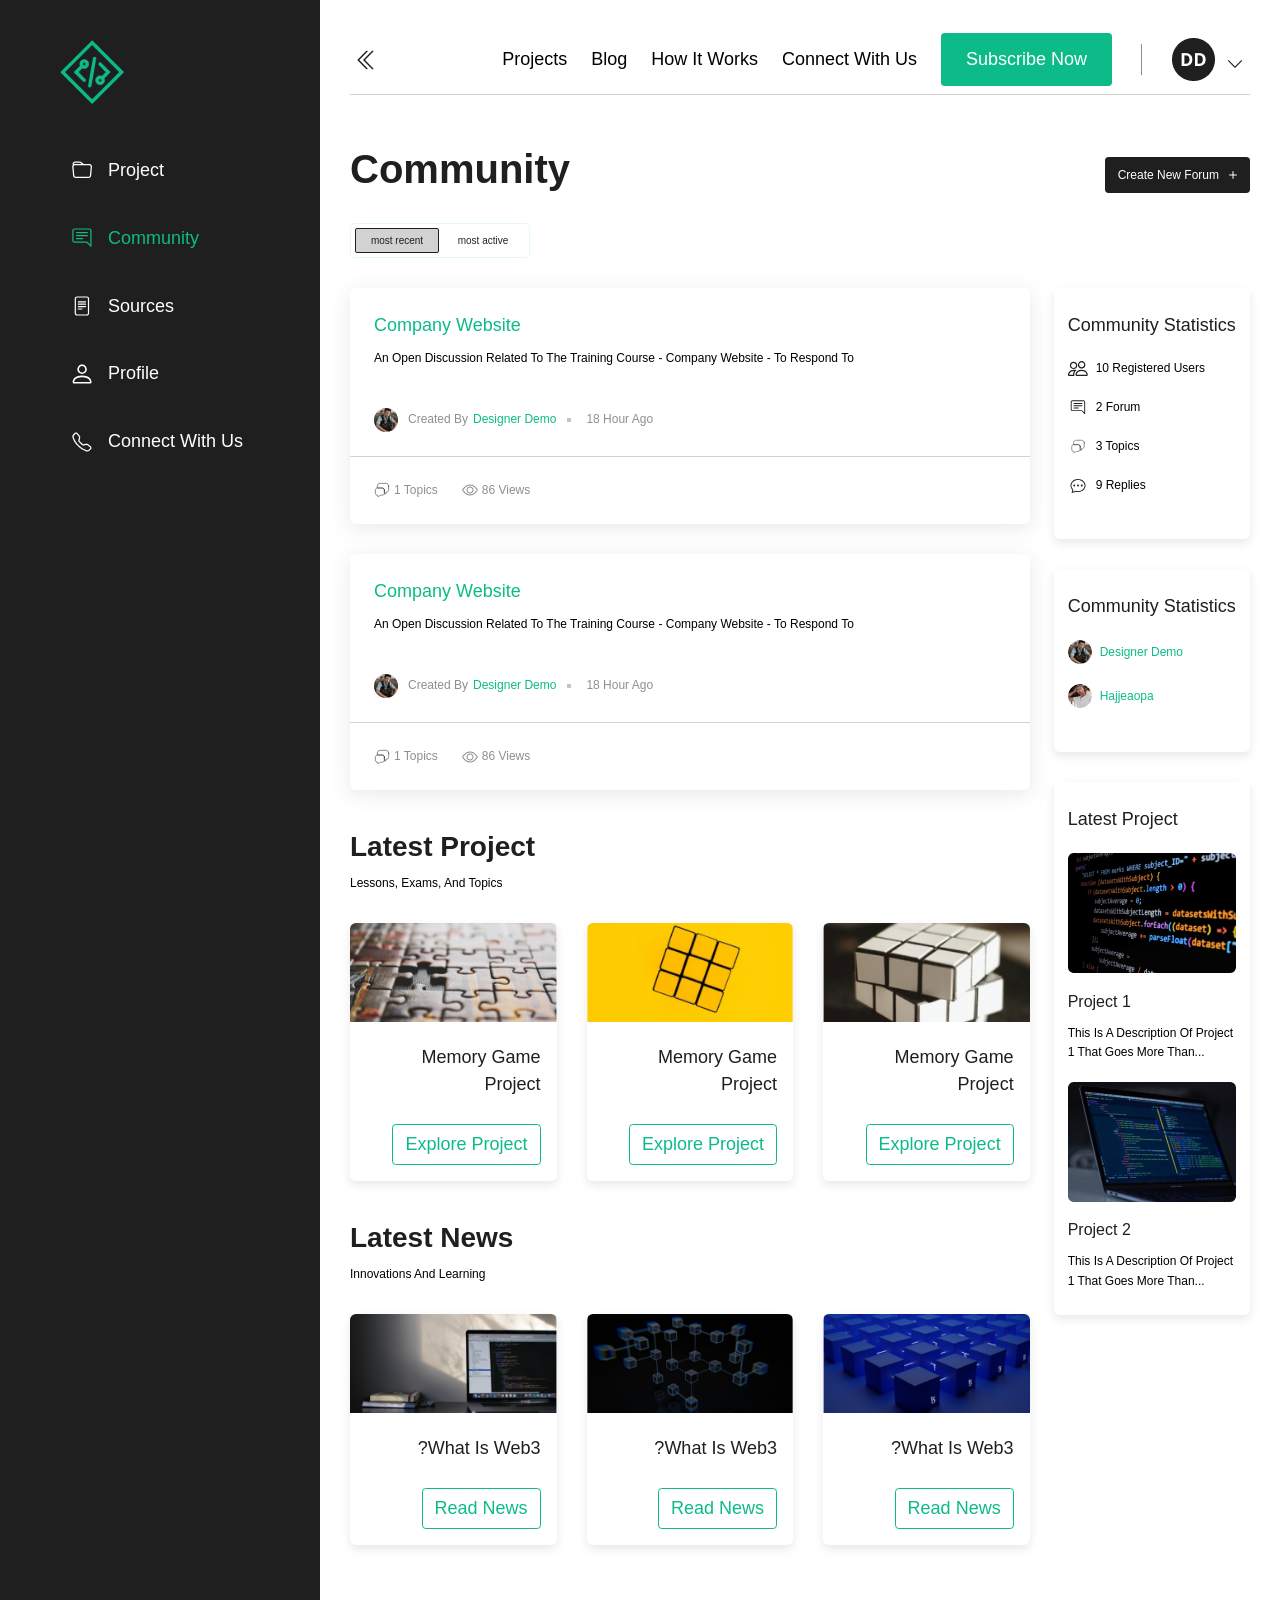
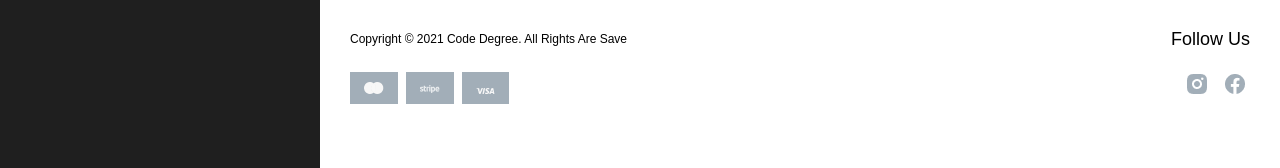
<file: src/index.html>
<!DOCTYPE html>
<html lang="en">
	<head>
		<meta charset="UTF-8" />
		<meta http-equiv="X-UA-Compatible" content="IE=edge" />
		<meta name="viewport" content="width=device-width, initial-scale=1.0" />
		<title>codedegree</title>
		<link
			href="https://fonts.googleapis.com/css2?family=Open+Sans:wght@300;400;500;600;700;800&display=swap"
			rel="stylesheet"
		/>

		<link
			href="https://cdn.jsdelivr.net/npm/bootstrap@5.1.3/dist/css/bootstrap.min.css"
			rel="stylesheet"
			integrity="sha384-1BmE4kWBq78iYhFldvKuhfTAU6auU8tT94WrHftjDbrCEXSU1oBoqyl2QvZ6jIW3"
			crossorigin="anonymous"
		/>
		<link rel="shortcut icon" href="./img/logo.png" type="image/x-icon" />
		<link rel="stylesheet" href="css/style.css" />
	</head>
	<body class="community">
		<main class="main">
			<div class="d-flex align-items-stretch">
				<div class="sidebar tablet-land-hide">
					<div class="sidebar__logo mb-4">
						<img src="img/logo.png" alt="logo" />
					</div>
					<ul class="sidebar__list d-flex flex-column justify-content-start">
						<li class="sidebar__item">
							<a href="#" class="sidebar__link">
								<svg class="icon">
									<use xlink:href="img/icons.svg#icon-project"></use>
								</svg>
								<span>project</span>
							</a>
						</li>
						<li class="sidebar__item">
							<a href="#" class="sidebar__link active">
								<svg class="icon">
									<use xlink:href="img/icons.svg#icon-community"></use>
								</svg>
								<span>community</span>
							</a>
						</li>
						<li class="sidebar__item">
							<a href="#" class="sidebar__link">
								<svg class="icon">
									<use xlink:href="img/icons.svg#icon-sources"></use>
								</svg>
								<span>sources</span>
							</a>
						</li>
						<li class="sidebar__item">
							<a href="#" class="sidebar__link">
								<svg class="icon">
									<use xlink:href="img/icons.svg#icon-profile"></use>
								</svg>
								<span>profile</span>
							</a>
						</li>
						<li class="sidebar__item">
							<a href="#" class="sidebar__link">
								<svg class="icon">
									<use xlink:href="img/icons.svg#icon-connect"></use>
								</svg>
								<span>Connect with us</span>
							</a>
						</li>
					</ul>
				</div>

				<div class="display">
					<nav class="nav mb-5">
						<div class="nav-content d-flex align-items-center tablet-land-hide">
							<button class="menu mr-auto">
								<svg class="icon icon-chevron-double">
									<use xlink:href="img/icons.svg#icon-chevron-double"></use>
								</svg>
							</button>

							<ul class="nav__list d-flex align-items-center pr-3">
								<li class="nav__item">
									<a href="#" class="nav__link">projects</a>
								</li>
								<li class="nav__item">
									<a href="#" class="nav__link">blog</a>
								</li>
								<li class="nav__item">
									<a href="#" class="nav__link">How it works</a>
								</li>
								<li class="nav__item">
									<a href="#" class="nav__link">Connect with us</a>
								</li>
								<li class="nav__item">
									<a href="#" class="nav__link btn btn-subscribe">subscribe now</a>
								</li>
							</ul>

							<div class="profile d-flex align-items-center pl-3">
								<button class="profile__photo">
									<img src="img/profile-photo.png" alt="profile" />
								</button>

								<button class="btn btn-down-arrow">
									<svg class="icon"><use xlink:href="img/icons.svg#icon-chevron-down"></use></svg>
								</button>
							</div>
						</div>
						<figure class="logo tablet-land-show">
							<img src="img/logo.png" alt="" />
						</figure>
						<button class="mbl-bar tablet-land-show pb-1">
							<svg class="icon"><use xlink:href="img/icons.svg#icon-bars"></use></svg>
						</button>
					</nav>

					<div class="mbl-sidebar tablet-land-show">
						<div class="mbl-sidebar-content d-flex align-items-center justify-content-center">
							<ul class="mbl-sidebar__list d-flex align-items-center flex-column">
								<li class="mbl-sidebar__item">
									<a href="#" class="mbl-sidebar__link">projects</a>
								</li>
								<li class="mbl-sidebar__item">
									<a href="#" class="mbl-sidebar__link">blog</a>
								</li>
								<li class="mbl-sidebar__item">
									<a href="#" class="mbl-sidebar__link">How it works</a>
								</li>
								<li class="mbl-sidebar__item">
									<a href="#" class="mbl-sidebar__link">Connect with us</a>
								</li>
								<li class="mbl-sidebar__item">
									<a href="#" class="mbl-sidebar__link btn btn-subscribe">subscribe now</a>
								</li>
							</ul>
						</div>
						<button class="close-mbl-sidebar pb-1">
							<svg class="icon"><use xlink:href="img/icons.svg#icon-close"></use></svg>
						</button>
					</div>

					<!-- dropdown -->
					<div class="sidebar dropdown tablet-land-show mb-2">
						<ul class="sidebar__list d-flex flex-column justify-content-start dropdown__container">
							<li class="sidebar__item dropdown__btn">
								<a href="#" class="sidebar__link active">
									<svg class="icon">
										<use xlink:href="img/icons.svg#icon-community"></use>
									</svg>
									<span>community</span>
								</a>

								<span class="down-arrow">
									<svg class="icon"><use xlink:href="img/icons.svg#icon-chevron-down"></use></svg>
								</span>
							</li>
							<div class="dropdown__content">
								<li class="sidebar__item">
									<a href="#" class="sidebar__link">
										<svg class="icon">
											<use xlink:href="img/icons.svg#icon-project"></use>
										</svg>
										<span>project</span>
									</a>
								</li>
								<li class="sidebar__item">
									<a href="#" class="sidebar__link">
										<svg class="icon">
											<use xlink:href="img/icons.svg#icon-sources"></use>
										</svg>
										<span>sources</span>
									</a>
								</li>
								<li class="sidebar__item">
									<a href="#" class="sidebar__link">
										<svg class="icon">
											<use xlink:href="img/icons.svg#icon-profile"></use>
										</svg>
										<span>profile</span>
									</a>
								</li>
								<li class="sidebar__item">
									<a href="#" class="sidebar__link">
										<svg class="icon">
											<use xlink:href="img/icons.svg#icon-connect"></use>
										</svg>
										<span>Connect with us</span>
									</a>
								</li>
							</div>
						</ul>
					</div>
					<!-- dropdown -->

					<div class="display__content">
						<div class="heading mb-3 d-flex align-items-end justify-content-between">
							<h1 class="heading">Community</h1>
							<button class="btn btn-create-form d-flex align-items-center mbl-land-hide">
								<p class="text">Create New Forum</p>
								<svg class="icon icon-plus"><use xlink:href="img/icons.svg#icon-plus"></use></svg>
							</button>
						</div>

						<div class="display__btns mb-3 d-flex align-items-center">
							<button class="btn active">most recent</button>
							<button class="btn">most active</button>
						</div>

						<div class="content-wrapper d-flex align-items-start">
							<div class="main-content">
								<!-- forum content -->
								<div class="forum-wrapper mb-3">
									<div class="forum">
										<h3 class="heading primary-color mb-1">Company website</h3>
										<p class="text mb-4">
											An open discussion related to the training course - company website - to
											respond to
										</p>
										<div class="user-details d-flex align-items-center">
											<figure class="user-photo mr-1">
												<img src="img/forum-user.png" alt="user" />
											</figure>
											<p class="text">created by</p>
											<div class="user-name">Designer Demo</div>
											<div class="message-time">18 hour ago</div>
										</div>
									</div>
									<div class="content-footer d-flex align-items-center">
										<div class="topics d-flex align-items-center">
											<img src="img/message-icon.svg" alt="message" />
											<span>1 Topics</span>
										</div>
										<div class="views d-flex align-items-center">
											<img src="img/eye-icon.svg" alt="eye" />
											<span>86 views</span>
										</div>
									</div>
								</div>
								<div class="forum-wrapper">
									<div class="forum">
										<h3 class="heading primary-color mb-1">Company website</h3>
										<p class="text mb-4">
											An open discussion related to the training course - company website - to
											respond to
										</p>
										<div class="user-details d-flex align-items-center">
											<figure class="user-photo mr-1">
												<img src="img/forum-user.png" alt="user" />
											</figure>
											<p class="text">created by</p>
											<div class="user-name">Designer Demo</div>
											<div class="message-time">18 hour ago</div>
										</div>
									</div>
									<div class="content-footer d-flex align-items-center">
										<div class="topics d-flex align-items-center">
											<img src="img/message-icon.svg" alt="message" />
											<span>1 Topics</span>
										</div>
										<div class="views d-flex align-items-center">
											<img src="img/eye-icon.svg" alt="eye" />
											<span>86 views</span>
										</div>
									</div>
								</div>

								<!-- projects -->
								<div class="project mb-4 mt-4">
									<h2 class="heading mb-1">Latest Project</h2>
									<p class="text mb-3">Lessons, exams, and topics</p>

									<div class="project__list row g-5">
										<div class="col-12 col-md-4">
											<div class="project__item">
												<figure class="project__img">
													<img src="img/project-img-1.png" alt="project 1" />
												</figure>
												<div class="project__details">
													<h3 class="heading">Memory game project</h3>
													<a href="#" class="btn btn-project">Explore Project</a>
												</div>
											</div>
										</div>
										<div class="col-12 col-md-4">
											<div class="project__item">
												<figure class="project__img">
													<img src="img/project-img-2.png" alt="project 2" />
												</figure>
												<div class="project__details">
													<h3 class="heading">Memory game project</h3>
													<a href="#" class="btn btn-project">Explore Project</a>
												</div>
											</div>
										</div>
										<div class="col-12 col-md-4">
											<div class="project__item">
												<figure class="project__img">
													<img src="img/project-img-3.png" alt="project 3" />
												</figure>
												<div class="project__details">
													<h3 class="heading">Memory game project</h3>
													<a href="#" class="btn btn-project">Explore Project</a>
												</div>
											</div>
										</div>
									</div>
								</div>
								<!-- news -->
								<div class="news mb-4">
									<h2 class="heading mb-1">Latest news</h2>
									<p class="text mb-3">innovations and learning</p>

									<div class="news__list row g-5">
										<div class="col-12 col-md-4">
											<div class="news__item">
												<figure class="news__img">
													<img src="img/news-img-1.png" alt="news 1" />
												</figure>
												<div class="news__details">
													<h3 class="heading">What is web3?</h3>
													<a href="#" class="btn btn-news">Read News</a>
												</div>
											</div>
										</div>
										<div class="col-12 col-md-4">
											<div class="news__item">
												<figure class="news__img">
													<img src="img/news-img-2.png" alt="news 2" />
												</figure>
												<div class="news__details">
													<h3 class="heading">What is web3?</h3>
													<a href="#" class="btn btn-news">Read News</a>
												</div>
											</div>
										</div>
										<div class="col-12 col-md-4">
											<div class="news__item">
												<figure class="news__img">
													<img src="img/news-img-3.png" alt="news 3" />
												</figure>
												<div class="news__details">
													<h3 class="heading">What is web3?</h3>
													<a href="#" class="btn btn-news">Read News</a>
												</div>
											</div>
										</div>
									</div>
								</div>
							</div>
							<div class="widget">
								<div class="community mb-3">
									<h3 class="heading mb-2">Community Statistics</h3>
									<div class="community__item d-flex align-items-center mb-2">
										<svg class="icon icon-user">
											<use xlink:href="img/icons.svg#icon-user"></use>
										</svg>
										<p class="text">10 registered users</p>
									</div>
									<div class="community__item d-flex align-items-center mb-2">
										<svg class="icon icon-user">
											<use xlink:href="img/icons.svg#icon-community"></use>
										</svg>
										<p class="text">2 Forum</p>
									</div>
									<div class="community__item d-flex align-items-center mb-2">
										<!-- <svg class="icon icon-user">
											<use xlink:href="img/icons.svg#icon-message-3"></use>
										</svg> -->
										<img src="img/message-icon.svg" alt="" />
										<p class="text">3 Topics</p>
									</div>
									<div class="community__item d-flex align-items-center mb-2">
										<svg class="icon icon-user">
											<use xlink:href="img/icons.svg#icon-message-2"></use>
										</svg>
										<p class="text">9 Replies</p>
									</div>
								</div>
								<div class="active-user mb-3">
									<h3 class="heading mb-2">Community Statistics</h3>
									<div class="active-user__item d-flex align-items-center mb-2">
										<img src="img/active-user-1.png" alt="" />
										<p class="text primary-color">Designer Demo</p>
									</div>
									<div class="active-user__item d-flex align-items-center mb-2">
										<img src="img/active-user-2.png" alt="" />
										<p class="text primary-color">Hajjeaopa</p>
									</div>
								</div>

								<div class="project">
									<h3 class="heading mb-2 black">Latest Project</h3>
									<div class="project__list">
										<div class="project__item mb-2">
											<figure class="project__img mb-1">
												<img src="img/project-img-4.png" alt="project 4" />
											</figure>
											<h4 class="heading mb-1 black">Project 1</h4>
											<p class="text">This is a description of project 1 that goes more than...</p>
										</div>
										<div class="project__item position-relative">
											<figure class="project__img mb-1">
												<img src="img/project-img-5.png" alt="project 4" />
											</figure>
											<h4 class="heading mb-1 black">Project 2</h4>
											<p class="text">This is a description of project 1 that goes more than...</p>

											<button
												class="add-btn d-flex justify-content-center align-items-center mbl-land-show"
											>
												<svg class="icon"><use xlink:href="img/icons.svg#icon-plus1"></use></svg>
											</button>
										</div>
									</div>
								</div>
							</div>
						</div>

						<footer class="footer mbl-land-hide">
							<div class="copyright mb-2 d-flex justify-content-between align-items-center">
								<p class="text">Copyright &copy; 2021 Code Degree. all rights are save</p>
								<a href="#" class="btn-follow">follow us</a>
							</div>
							<div class="cards d-flex justify-content-between align-items-center">
								<ul class="cards__list d-flex align-items-center">
									<li class="cards__item">
										<a href="#" class="cards__link">
											<img src="img/card-1.png" alt="master card" />
										</a>
									</li>
									<li class="cards__item">
										<a href="#" class="cards__link">
											<img src="img/card-2.png" alt="stripe card" />
										</a>
									</li>
									<li class="cards__item">
										<a href="#" class="cards__link">
											<img src="img/card-3.png" alt="visa card" />
										</a>
									</li>
								</ul>

								<ul class="cards__list social d-flex align-items-center">
									<li class="cards__item">
										<a href="#" class="cards__link">
											<img src="img/social-1.png" alt="master card" />
										</a>
									</li>
									<li class="cards__item">
										<a href="#" class="cards__link">
											<img src="img/social-2.png" alt="stripe card" />
										</a>
									</li>
								</ul>
							</div>
						</footer>
						<footer class="footer mbl-land-show">
							<a href="#" class="btn-follow mb-2 d-block">follow us</a>
							<ul class="cards__list social d-flex align-items-center mb-3">
								<li class="cards__item">
									<a href="#" class="cards__link">
										<img src="img/social-1.png" alt="master card" />
									</a>
								</li>
								<li class="cards__item">
									<a href="#" class="cards__link">
										<img src="img/social-2.png" alt="stripe card" />
									</a>
								</li>
							</ul>

							<p class="text mb-2">Copyright &copy; 2021 Code Degree. all rights are save</p>
							<!-- <div class="copyright mb-2 d-flex justify-content-between align-items-center">
							</div> -->
							<ul class="cards__list d-flex align-items-center">
								<li class="cards__item">
									<a href="#" class="cards__link">
										<img src="img/card-1.png" alt="master card" />
									</a>
								</li>
								<li class="cards__item">
									<a href="#" class="cards__link">
										<img src="img/card-2.png" alt="stripe card" />
									</a>
								</li>
								<li class="cards__item">
									<a href="#" class="cards__link">
										<img src="img/card-3.png" alt="visa card" />
									</a>
								</li>
							</ul>

							<!-- <div class="cards d-flex justify-content-between align-items-center">
							</div> -->
						</footer>
					</div>
				</div>
			</div>
		</main>

		<script
			src="https://cdn.jsdelivr.net/npm/bootstrap@5.1.3/dist/js/bootstrap.bundle.min.js"
			integrity="sha384-ka7Sk0Gln4gmtz2MlQnikT1wXgYsOg+OMhuP+IlRH9sENBO0LRn5q+8nbTov4+1p"
			crossorigin="anonymous"
		></script>
		<script src="js/main.js"></script>
	</body>
</html>
</file>
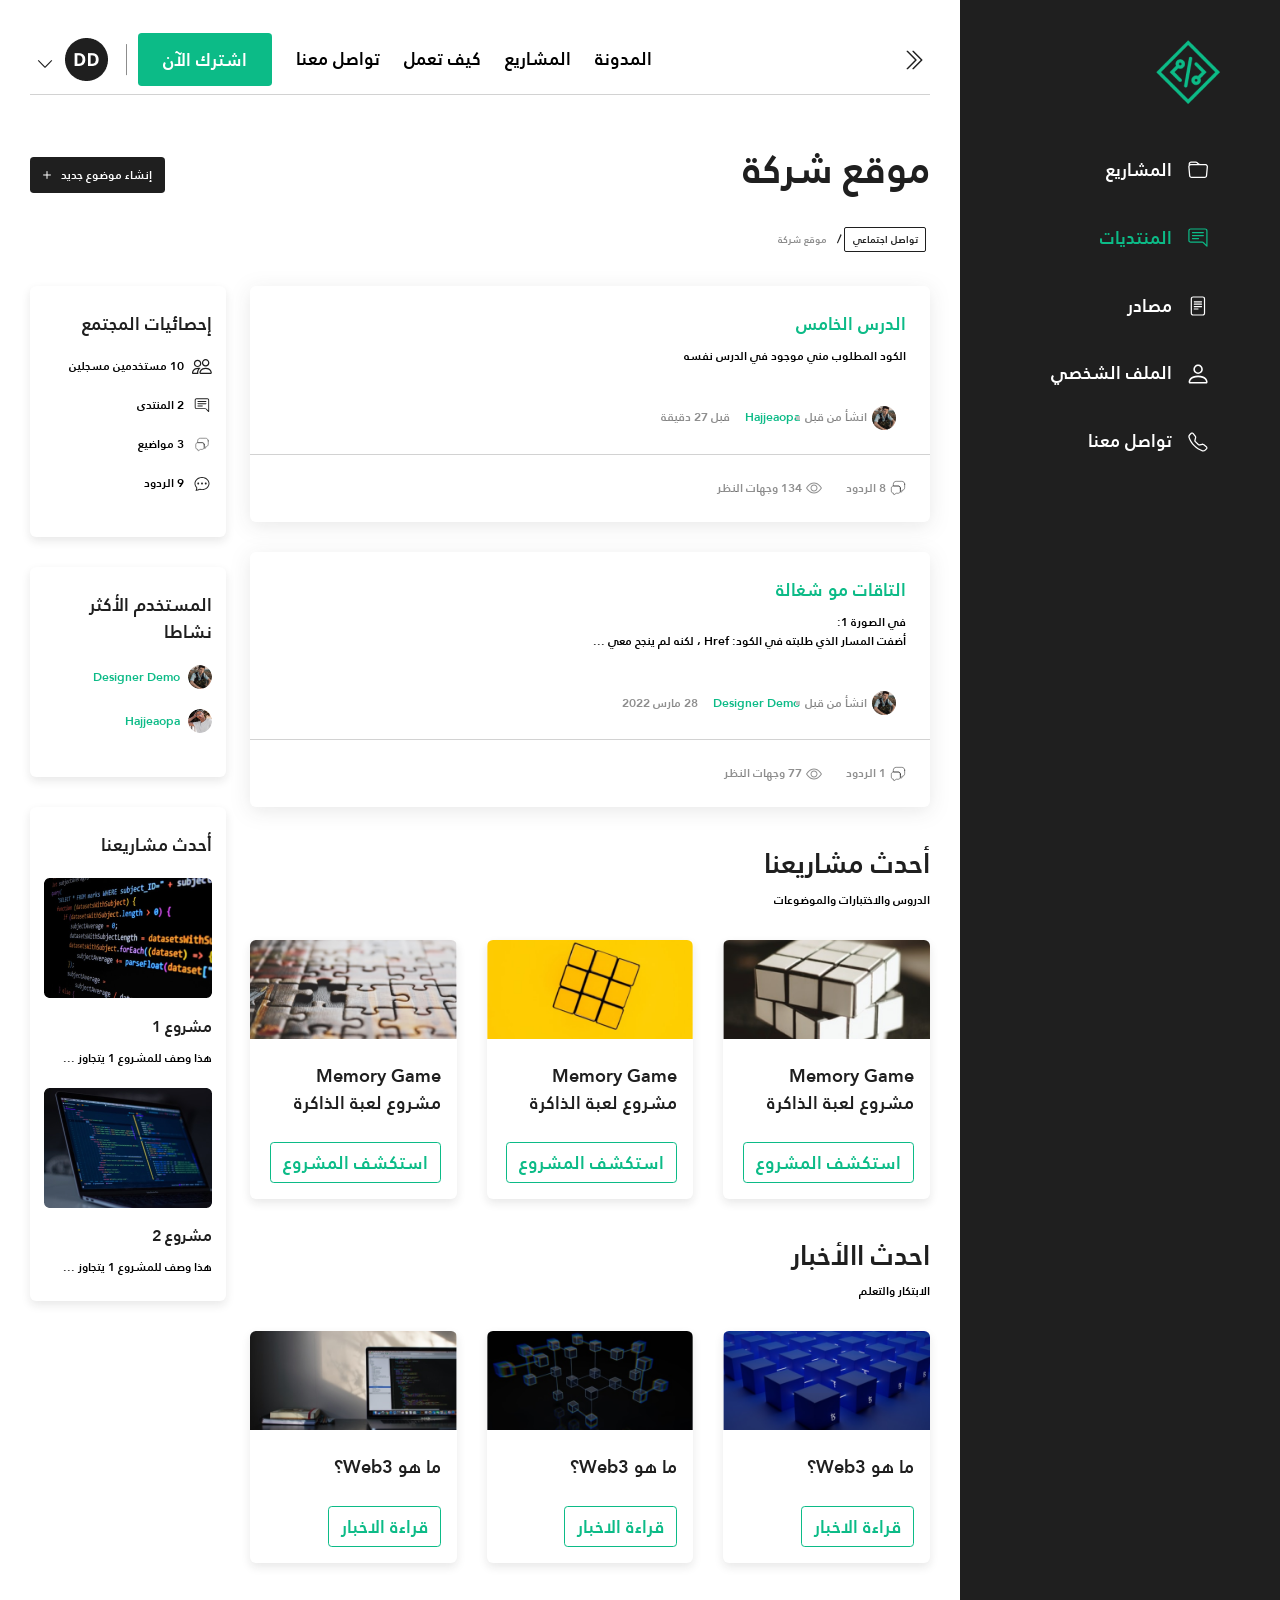
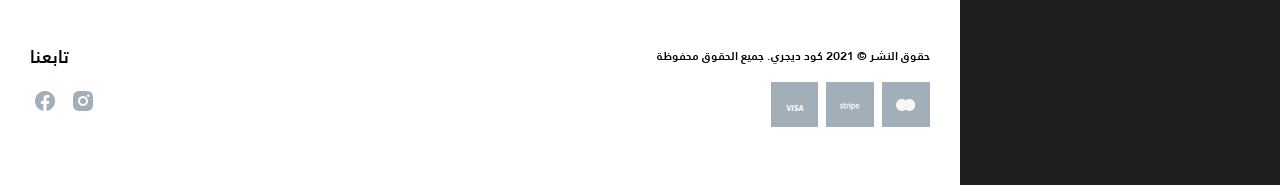
<file: src/forum-rtl.html>
<!DOCTYPE html>
<html lang="en" dir="rtl">
	<head>
		<meta charset="UTF-8" />
		<meta http-equiv="X-UA-Compatible" content="IE=edge" />
		<meta name="viewport" content="width=device-width, initial-scale=1.0" />
		<title>codedegree | forum | rtl</title>
		<link
			href="https://fonts.googleapis.com/css2?family=Open+Sans:wght@300;400;500;600;700;800&display=swap"
			rel="stylesheet"
		/>

		<link
			href="https://cdn.jsdelivr.net/npm/bootstrap@5.1.3/dist/css/bootstrap.min.css"
			rel="stylesheet"
			integrity="sha384-1BmE4kWBq78iYhFldvKuhfTAU6auU8tT94WrHftjDbrCEXSU1oBoqyl2QvZ6jIW3"
			crossorigin="anonymous"
		/>
		<link rel="shortcut icon" href="./img/logo.png" type="image/x-icon" />
		<link rel="stylesheet" href="fonts/stylesheet.css" />
		<link rel="stylesheet" href="css/style.css" />
	</head>
	<body class="forum rtl forum-rtl">
		<main class="main">
			<div class="d-flex align-items-stretch">
				<div class="sidebar tablet-land-hide">
					<div class="sidebar__logo mb-4">
						<img src="img/logo.png" alt="logo" />
					</div>
					<ul class="sidebar__list d-flex flex-column justify-content-start">
						<li class="sidebar__item">
							<a href="#" class="sidebar__link">
								<svg class="icon">
									<use xlink:href="img/icons.svg#icon-project"></use>
								</svg>
								<span>المشاريع</span>
							</a>
						</li>
						<li class="sidebar__item">
							<a href="#" class="sidebar__link active">
								<svg class="icon">
									<use xlink:href="img/icons.svg#icon-community"></use>
								</svg>
								<span>المنتديات</span>
							</a>
						</li>
						<li class="sidebar__item">
							<a href="#" class="sidebar__link">
								<svg class="icon">
									<use xlink:href="img/icons.svg#icon-sources"></use>
								</svg>
								<span>مصادر</span>
							</a>
						</li>
						<li class="sidebar__item">
							<a href="#" class="sidebar__link">
								<svg class="icon">
									<use xlink:href="img/icons.svg#icon-profile"></use>
								</svg>
								<span>الملف الشخصي</span>
							</a>
						</li>
						<li class="sidebar__item">
							<a href="#" class="sidebar__link">
								<svg class="icon">
									<use xlink:href="img/icons.svg#icon-connect"></use>
								</svg>
								<span>تواصل معنا</span>
							</a>
						</li>
					</ul>
				</div>

				<div class="display">
					<nav class="nav mb-5">
						<div class="nav-content d-flex align-items-center tablet-land-hide">
							<button class="menu ml-auto">
								<svg class="icon icon-chevron-double">
									<use xlink:href="img/icons.svg#icon-chevron-double"></use>
								</svg>
							</button>

							<ul class="nav__list d-flex align-items-center pr-3">
								<li class="nav__item">
									<a href="#" class="nav__link">المدونة</a>
								</li>
								<li class="nav__item">
									<a href="#" class="nav__link">المشاريع</a>
								</li>
								<li class="nav__item">
									<a href="#" class="nav__link">كيف تعمل</a>
								</li>
								<li class="nav__item">
									<a href="#" class="nav__link">تواصل معنا</a>
								</li>
								<li class="nav__item">
									<a href="#" class="nav__link btn btn-subscribe">اشترك الآن</a>
								</li>
							</ul>

							<div class="profile d-flex align-items-center pr-3">
								<button class="profile__photo">
									<img src="img/profile-photo.png" alt="profile" />
								</button>
								<button class="btn btn-down-arrow">
									<svg class="icon"><use xlink:href="img/icons.svg#icon-chevron-down"></use></svg>
								</button>
							</div>
						</div>
						<figure class="logo tablet-land-show">
							<img src="img/logo.png" alt="" />
						</figure>
						<button class="mbl-bar tablet-land-show pb-1">
							<svg class="icon"><use xlink:href="img/icons.svg#icon-bars"></use></svg>
						</button>
					</nav>

					<div class="mbl-sidebar tablet-land-show">
						<div class="mbl-sidebar-content d-flex align-items-center justify-content-center">
							<ul class="mbl-sidebar__list d-flex align-items-center flex-column">
								<li class="mbl-sidebar__item">
									<a href="#" class="mbl-sidebar__link">المدونة</a>
								</li>
								<li class="mbl-sidebar__item">
									<a href="#" class="mbl-sidebar__link">المشاريع</a>
								</li>
								<li class="mbl-sidebar__item">
									<a href="#" class="mbl-sidebar__link">كيف تعمل</a>
								</li>
								<li class="mbl-sidebar__item">
									<a href="#" class="mbl-sidebar__link">تواصل معنا</a>
								</li>
								<li class="mbl-sidebar__item">
									<a href="#" class="mbl-sidebar__link btn btn-subscribe">اشترك الآن</a>
								</li>
							</ul>
						</div>
						<button class="close-mbl-sidebar pb-1">
							<svg class="icon"><use xlink:href="img/icons.svg#icon-close"></use></svg>
						</button>
					</div>

					<!-- dropdown -->
					<div class="sidebar dropdown tablet-land-show mb-2">
						<ul class="sidebar__list d-flex flex-column justify-content-start dropdown__container">
							<li class="sidebar__item dropdown__btn">
								<a href="#" class="sidebar__link active">
									<svg class="icon">
										<use xlink:href="img/icons.svg#icon-community"></use>
									</svg>
									<span>المنتديات</span>
								</a>

								<span class="down-arrow">
									<svg class="icon"><use xlink:href="img/icons.svg#icon-chevron-down"></use></svg>
								</span>
							</li>
							<div class="dropdown__content">
								<li class="sidebar__item">
									<a href="#" class="sidebar__link">
										<svg class="icon">
											<use xlink:href="img/icons.svg#icon-project"></use>
										</svg>
										<span>المشاريع</span>
									</a>
								</li>
								<li class="sidebar__item">
									<a href="#" class="sidebar__link">
										<svg class="icon">
											<use xlink:href="img/icons.svg#icon-sources"></use>
										</svg>
										<span>مصادر</span>
									</a>
								</li>
								<li class="sidebar__item">
									<a href="#" class="sidebar__link">
										<svg class="icon">
											<use xlink:href="img/icons.svg#icon-profile"></use>
										</svg>
										<span>الملف الشخصي</span>
									</a>
								</li>
								<li class="sidebar__item">
									<a href="#" class="sidebar__link">
										<svg class="icon">
											<use xlink:href="img/icons.svg#icon-connect"></use>
										</svg>
										<span>تواصل معنا</span>
									</a>
								</li>
							</div>
						</ul>
					</div>
					<!-- dropdown -->

					<div class="display__content">
						<div class="heading mb-3 d-flex align-items-end justify-content-between">
							<h1 class="heading">موقع شركة</h1>
							<button class="btn btn-create-form d-flex align-items-center mbl-land-hide">
								<p class="text">إنشاء موضوع جديد</p>
								<svg class="icon icon-plus"><use xlink:href="img/icons.svg#icon-plus"></use></svg>
							</button>
						</div>

						<div class="display__btns mb-3 d-flex align-items-center justify-content-start">
							<button class="btn active">تواصل اجتماعي</button> /
							<button class="btn">موقع شركة</button>
						</div>

						<div class="content-wrapper d-flex align-items-start">
							<div class="main-content">
								<!-- forum content -->
								<div class="forum-wrapper mb-3">
									<div class="forum">
										<h3 class="heading primary-color mb-1">الدرس الخامس</h3>
										<p class="text mb-4">الكود المطلوب مني موجود في الدرس نفسه</p>
										<div class="user-details d-flex align-items-center">
											<figure class="user-photo mr-1">
												<img src="img/forum-user.png" alt="user" />
											</figure>
											<p class="text">انشأ من قبل</p>
											<div class="user-name">Hajjeaopa</div>
											<div class="message-time">قبل 27 دقيقة</div>
										</div>
									</div>
									<div class="content-footer d-flex align-items-center justify-content-between">
										<div class="content-footer-item d-flex align-items-center">
											<div class="topics d-flex align-items-center">
												<img src="img/message-icon.svg" alt="message" />
												<span>8 الردود</span>
											</div>
											<div class="views d-flex align-items-center">
												<img src="img/eye-icon.svg" alt="eye" />
												<span>134 وجهات النظر</span>
											</div>
										</div>
										<!-- <div class="user-details d-flex align-items-center">
											<p class="text">created by</p>
											<div class="user-name">Hajjeaopa</div>
											<div class="message-time">4 minutes ago</div>
										</div> -->
									</div>
								</div>

								<div class="forum-wrapper">
									<div class="forum">
										<h3 class="heading primary-color mb-1">التاقات مو شغالة</h3>
										<p class="text mb-4">
											في الصورة 1: <br />
											أضفت المسار الذي طلبته في الكود: href ، لكنه لم ينجح معي ...
										</p>
										<div class="user-details d-flex align-items-center">
											<figure class="user-photo mr-1">
												<img src="img/forum-user.png" alt="user" />
											</figure>
											<p class="text">انشأ من قبل</p>
											<div class="user-name">Designer Demo</div>
											<div class="message-time">28 مارس 2022</div>
										</div>
									</div>

									<div class="content-footer d-flex align-items-center justify-content-between">
										<div class="content-footer-item d-flex align-items-center">
											<div class="topics d-flex align-items-center">
												<img src="img/message-icon.svg" alt="message" />
												<span>1 الردود</span>
											</div>
											<div class="views d-flex align-items-center">
												<img src="img/eye-icon.svg" alt="eye" />
												<span>77 وجهات النظر</span>
											</div>
										</div>
									</div>
								</div>

								<!-- projects -->
								<div class="project mb-4 mt-4">
									<h2 class="heading mb-1">أحدث مشاريعنا</h2>
									<p class="text mb-3">الدروس والاختبارات والموضوعات</p>

									<div class="project__list row g-5" dir="ltr">
										<div class="col-12 col-md-4">
											<div class="project__item">
												<figure class="project__img">
													<img src="img/project-img-1.png" alt="project 1" />
												</figure>
												<div class="project__details">
													<h3 class="heading">Memory Game مشروع لعبة الذاكرة</h3>
													<a href="#" class="btn btn-project">استكشف المشروع</a>
												</div>
											</div>
										</div>
										<div class="col-12 col-md-4">
											<div class="project__item">
												<figure class="project__img">
													<img src="img/project-img-2.png" alt="project 2" />
												</figure>
												<div class="project__details">
													<h3 class="heading">Memory Game مشروع لعبة الذاكرة</h3>
													<a href="#" class="btn btn-project">استكشف المشروع</a>
												</div>
											</div>
										</div>
										<div class="col-12 col-md-4">
											<div class="project__item">
												<figure class="project__img">
													<img src="img/project-img-3.png" alt="project 3" />
												</figure>
												<div class="project__details">
													<h3 class="heading">Memory Game مشروع لعبة الذاكرة</h3>
													<a href="#" class="btn btn-project">استكشف المشروع</a>
												</div>
											</div>
										</div>
									</div>
								</div>
								<!-- news -->
								<div class="news mb-4">
									<h2 class="heading mb-1">احدث االأخبار</h2>
									<p class="text mb-3">الابتكار والتعلم</p>

									<div class="news__list row g-5" dir="ltr">
										<div class="col-12 col-md-4">
											<div class="news__item">
												<figure class="news__img">
													<img src="img/news-img-1.png" alt="news 1" />
												</figure>
												<div class="news__details">
													<h3 class="heading">ما هو web3؟</h3>
													<a href="#" class="btn btn-news">قراءة الاخبار</a>
												</div>
											</div>
										</div>
										<div class="col-12 col-md-4">
											<div class="news__item">
												<figure class="news__img">
													<img src="img/news-img-2.png" alt="news 2" />
												</figure>
												<div class="news__details">
													<h3 class="heading">ما هو web3؟</h3>
													<a href="#" class="btn btn-news">قراءة الاخبار</a>
												</div>
											</div>
										</div>
										<div class="col-12 col-md-4">
											<div class="news__item">
												<figure class="news__img">
													<img src="img/news-img-3.png" alt="news 3" />
												</figure>
												<div class="news__details">
													<h3 class="heading">ما هو web3؟</h3>
													<a href="#" class="btn btn-news">قراءة الاخبار</a>
												</div>
											</div>
										</div>
									</div>
								</div>
							</div>
							<div class="widget">
								<div class="community mb-3">
									<h3 class="heading mb-2">إحصائيات المجتمع</h3>
									<div class="community__item d-flex align-items-center mb-2">
										<svg class="icon icon-user">
											<use xlink:href="img/icons.svg#icon-user"></use>
										</svg>
										<p class="text">10 مستخدمين مسجلين</p>
									</div>
									<div class="community__item d-flex align-items-center mb-2">
										<svg class="icon icon-user">
											<use xlink:href="img/icons.svg#icon-community"></use>
										</svg>
										<p class="text">2 المنتدى</p>
									</div>
									<div class="community__item d-flex align-items-center mb-2">
										<!-- <svg class="icon icon-user">
											<use xlink:href="img/icons.svg#icon-message-3"></use>
										</svg> -->
										<img src="img/message-icon.svg" alt="" />
										<p class="text">3 مواضيع</p>
									</div>
									<div class="community__item d-flex align-items-center mb-2">
										<svg class="icon icon-user">
											<use xlink:href="img/icons.svg#icon-message-2"></use>
										</svg>
										<p class="text">9 الردود</p>
									</div>
								</div>
								<div class="active-user mb-3">
									<h3 class="heading mb-2">المستخدم الأكثر نشاطا</h3>
									<div class="active-user__item d-flex align-items-center mb-2">
										<img src="img/active-user-1.png" alt="" />
										<p class="text primary-color">Designer Demo</p>
									</div>
									<div class="active-user__item d-flex align-items-center mb-2">
										<img src="img/active-user-2.png" alt="" />
										<p class="text primary-color">Hajjeaopa</p>
									</div>
								</div>

								<div class="project">
									<h3 class="heading mb-2 black">أحدث مشاريعنا</h3>
									<div class="project__list">
										<div class="project__item mb-2">
											<figure class="project__img mb-1">
												<img src="img/project-img-4.png" alt="project 4" />
											</figure>
											<h4 class="heading mb-1 black">مشروع 1</h4>
											<p class="text">هذا وصف للمشروع 1 يتجاوز ...</p>
										</div>
										<div class="project__item position-relative">
											<figure class="project__img mb-1">
												<img src="img/project-img-5.png" alt="project 4" />
											</figure>
											<h4 class="heading mb-1 black">مشروع 2</h4>
											<p class="text">هذا وصف للمشروع 1 يتجاوز ...</p>

											<button
												class="add-btn d-flex justify-content-center align-items-center mbl-land-show"
											>
												<svg class="icon"><use xlink:href="img/icons.svg#icon-plus1"></use></svg>
											</button>
										</div>
									</div>
								</div>
							</div>
						</div>

						<footer class="footer mbl-land-hide">
							<div class="copyright mb-2 d-flex justify-content-between align-items-center">
								<p class="text">حقوق النشر &copy; 2021 كود ديجري. جميع الحقوق محفوظة</p>
								<a href="#" class="btn-follow">تابعنا</a>
							</div>
							<div class="cards d-flex justify-content-between align-items-center">
								<ul class="cards__list d-flex align-items-center">
									<li class="cards__item">
										<a href="#" class="cards__link">
											<img src="img/card-1.png" alt="master card" />
										</a>
									</li>
									<li class="cards__item">
										<a href="#" class="cards__link">
											<img src="img/card-2.png" alt="stripe card" />
										</a>
									</li>
									<li class="cards__item">
										<a href="#" class="cards__link">
											<img src="img/card-3.png" alt="visa card" />
										</a>
									</li>
								</ul>

								<ul class="cards__list social d-flex align-items-center">
									<li class="cards__item">
										<a href="#" class="cards__link">
											<img src="img/social-1.png" alt="master card" />
										</a>
									</li>
									<li class="cards__item">
										<a href="#" class="cards__link">
											<img src="img/social-2.png" alt="stripe card" />
										</a>
									</li>
								</ul>
							</div>
						</footer>
						<footer class="footer mbl-land-show">
							<a href="#" class="btn-follow mb-2 d-block">follow us</a>
							<ul class="cards__list social d-flex align-items-center mb-3">
								<li class="cards__item">
									<a href="#" class="cards__link">
										<img src="img/social-1.png" alt="master card" />
									</a>
								</li>
								<li class="cards__item">
									<a href="#" class="cards__link">
										<img src="img/social-2.png" alt="stripe card" />
									</a>
								</li>
							</ul>

							<p class="text mb-2">Copyright &copy; 2021 Code Degree. all rights are save</p>
							<!-- <div class="copyright mb-2 d-flex justify-content-between align-items-center">
							</div> -->
							<ul class="cards__list d-flex align-items-center">
								<li class="cards__item">
									<a href="#" class="cards__link">
										<img src="img/card-1.png" alt="master card" />
									</a>
								</li>
								<li class="cards__item">
									<a href="#" class="cards__link">
										<img src="img/card-2.png" alt="stripe card" />
									</a>
								</li>
								<li class="cards__item">
									<a href="#" class="cards__link">
										<img src="img/card-3.png" alt="visa card" />
									</a>
								</li>
							</ul>

							<!-- <div class="cards d-flex justify-content-between align-items-center">
							</div> -->
						</footer>
					</div>
				</div>
			</div>
		</main>

		<script
			src="https://cdn.jsdelivr.net/npm/bootstrap@5.1.3/dist/js/bootstrap.bundle.min.js"
			integrity="sha384-ka7Sk0Gln4gmtz2MlQnikT1wXgYsOg+OMhuP+IlRH9sENBO0LRn5q+8nbTov4+1p"
			crossorigin="anonymous"
		></script>
		<script src="js/main.js"></script>
	</body>
</html>
</file>
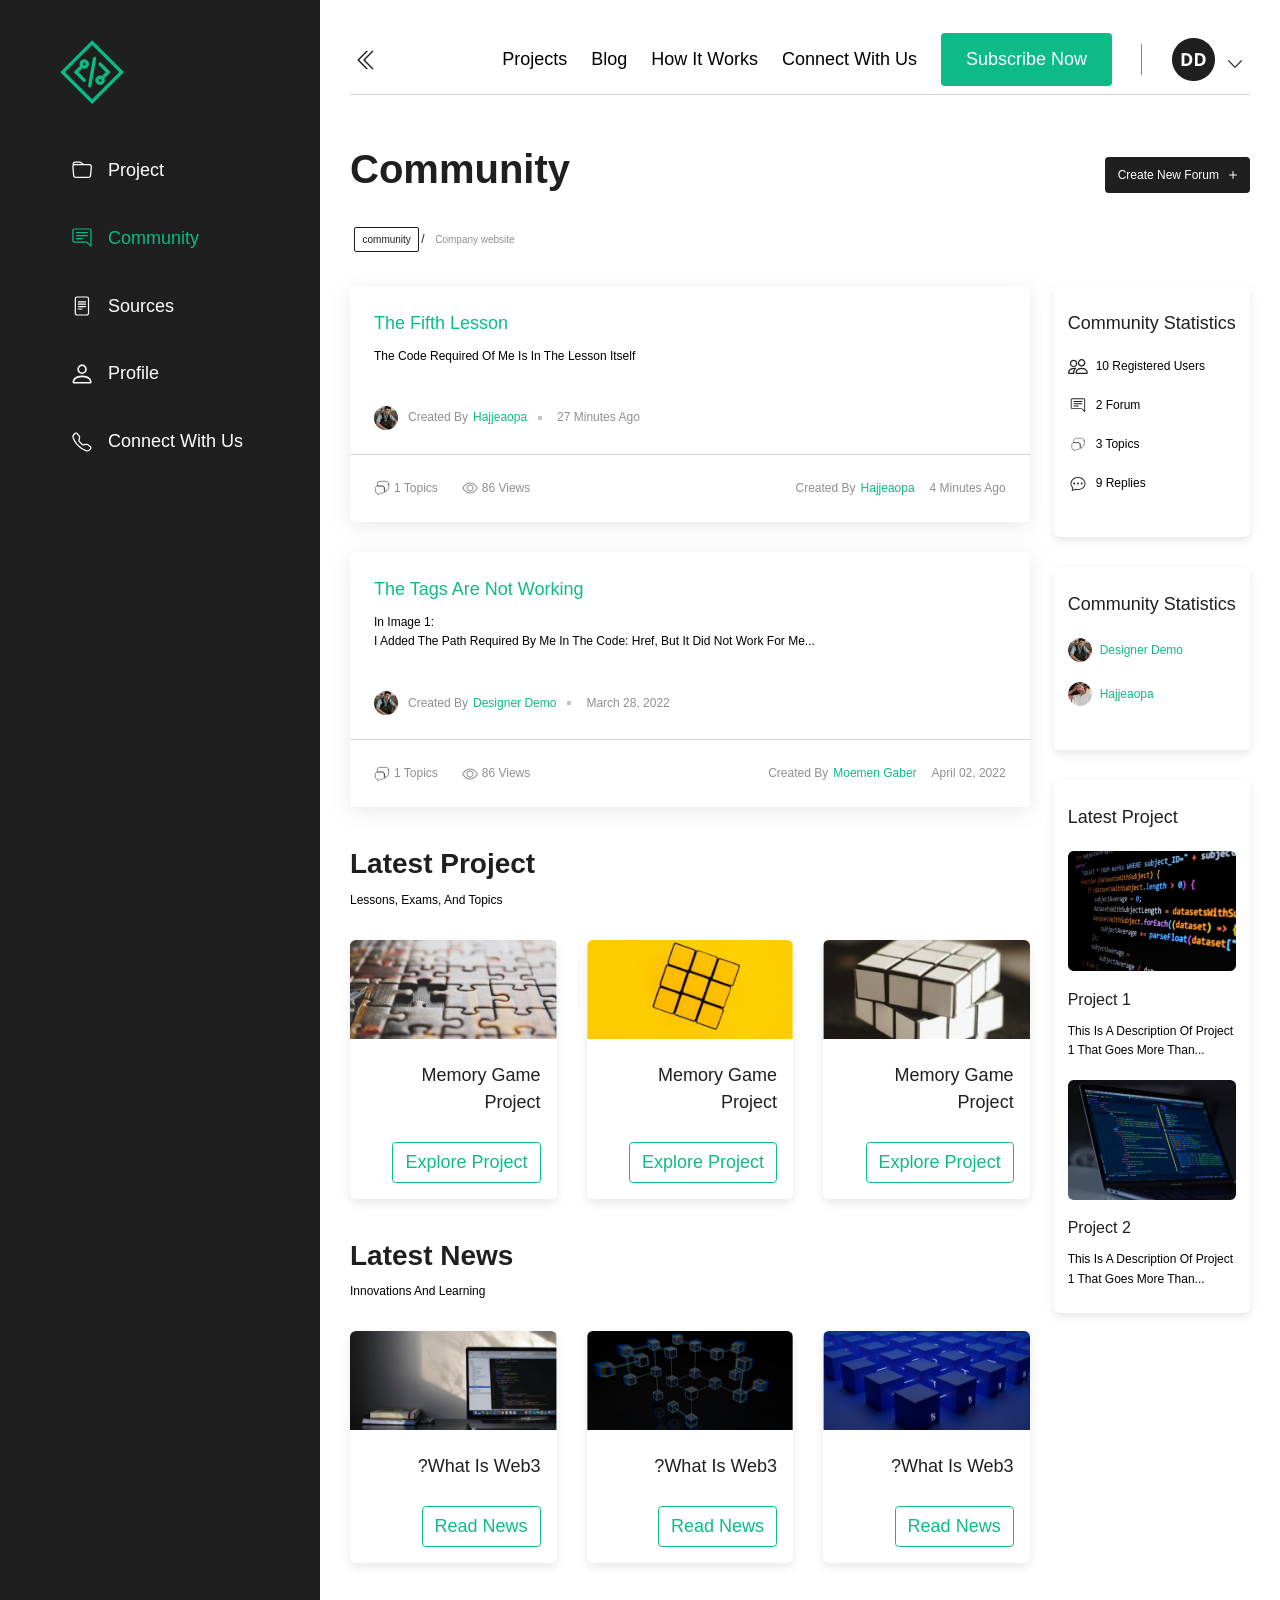
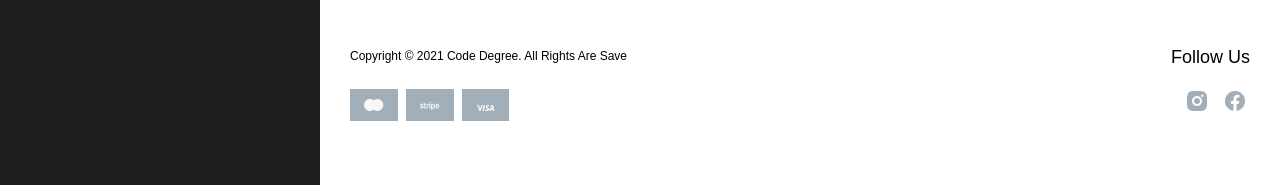
<file: src/forum.html>
<!DOCTYPE html>
<html lang="en">
	<head>
		<meta charset="UTF-8" />
		<meta http-equiv="X-UA-Compatible" content="IE=edge" />
		<meta name="viewport" content="width=device-width, initial-scale=1.0" />
		<title>codedegree | forum</title>
		<link
			href="https://fonts.googleapis.com/css2?family=Open+Sans:wght@300;400;500;600;700;800&display=swap"
			rel="stylesheet"
		/>

		<link
			href="https://cdn.jsdelivr.net/npm/bootstrap@5.1.3/dist/css/bootstrap.min.css"
			rel="stylesheet"
			integrity="sha384-1BmE4kWBq78iYhFldvKuhfTAU6auU8tT94WrHftjDbrCEXSU1oBoqyl2QvZ6jIW3"
			crossorigin="anonymous"
		/>
		<link rel="shortcut icon" href="./img/logo.png" type="image/x-icon" />
		<link rel="stylesheet" href="css/style.css" />
	</head>
	<body class="forum">
		<main class="main">
			<div class="d-flex align-items-stretch">
				<div class="sidebar tablet-land-hide">
					<div class="sidebar__logo mb-4">
						<img src="img/logo.png" alt="logo" />
					</div>
					<ul class="sidebar__list d-flex flex-column justify-content-start">
						<li class="sidebar__item">
							<a href="#" class="sidebar__link">
								<svg class="icon">
									<use xlink:href="img/icons.svg#icon-project"></use>
								</svg>
								<span>project</span>
							</a>
						</li>
						<li class="sidebar__item">
							<a href="#" class="sidebar__link active">
								<svg class="icon">
									<use xlink:href="img/icons.svg#icon-community"></use>
								</svg>
								<span>community</span>
							</a>
						</li>
						<li class="sidebar__item">
							<a href="#" class="sidebar__link">
								<svg class="icon">
									<use xlink:href="img/icons.svg#icon-sources"></use>
								</svg>
								<span>sources</span>
							</a>
						</li>
						<li class="sidebar__item">
							<a href="#" class="sidebar__link">
								<svg class="icon">
									<use xlink:href="img/icons.svg#icon-profile"></use>
								</svg>
								<span>profile</span>
							</a>
						</li>
						<li class="sidebar__item">
							<a href="#" class="sidebar__link">
								<svg class="icon">
									<use xlink:href="img/icons.svg#icon-connect"></use>
								</svg>
								<span>Connect with us</span>
							</a>
						</li>
					</ul>
				</div>

				<div class="display">
					<nav class="nav mb-5">
						<div class="nav-content d-flex align-items-center tablet-land-hide">
							<button class="menu mr-auto">
								<svg class="icon icon-chevron-double">
									<use xlink:href="img/icons.svg#icon-chevron-double"></use>
								</svg>
							</button>

							<ul class="nav__list d-flex align-items-center pr-3">
								<li class="nav__item">
									<a href="#" class="nav__link">projects</a>
								</li>
								<li class="nav__item">
									<a href="#" class="nav__link">blog</a>
								</li>
								<li class="nav__item">
									<a href="#" class="nav__link">How it works</a>
								</li>
								<li class="nav__item">
									<a href="#" class="nav__link">Connect with us</a>
								</li>
								<li class="nav__item">
									<a href="#" class="nav__link btn btn-subscribe">subscribe now</a>
								</li>
							</ul>

							<div class="profile d-flex align-items-center pl-3">
								<button class="profile__photo">
									<img src="img/profile-photo.png" alt="profile" />
								</button>

								<button class="btn btn-down-arrow">
									<svg class="icon"><use xlink:href="img/icons.svg#icon-chevron-down"></use></svg>
								</button>
							</div>
						</div>
						<figure class="logo tablet-land-show">
							<img src="img/logo.png" alt="" />
						</figure>
						<button class="mbl-bar tablet-land-show pb-1">
							<svg class="icon"><use xlink:href="img/icons.svg#icon-bars"></use></svg>
						</button>
					</nav>

					<div class="mbl-sidebar tablet-land-show">
						<div class="mbl-sidebar-content d-flex align-items-center justify-content-center">
							<ul class="mbl-sidebar__list d-flex align-items-center flex-column">
								<li class="mbl-sidebar__item">
									<a href="#" class="mbl-sidebar__link">projects</a>
								</li>
								<li class="mbl-sidebar__item">
									<a href="#" class="mbl-sidebar__link">blog</a>
								</li>
								<li class="mbl-sidebar__item">
									<a href="#" class="mbl-sidebar__link">How it works</a>
								</li>
								<li class="mbl-sidebar__item">
									<a href="#" class="mbl-sidebar__link">Connect with us</a>
								</li>
								<li class="mbl-sidebar__item">
									<a href="#" class="mbl-sidebar__link btn btn-subscribe">subscribe now</a>
								</li>
							</ul>
						</div>
						<button class="close-mbl-sidebar pb-1">
							<svg class="icon"><use xlink:href="img/icons.svg#icon-close"></use></svg>
						</button>
					</div>

					<!-- dropdown -->
					<div class="sidebar dropdown tablet-land-show mb-2">
						<ul class="sidebar__list d-flex flex-column justify-content-start dropdown__container">
							<li class="sidebar__item dropdown__btn">
								<a href="#" class="sidebar__link active">
									<svg class="icon">
										<use xlink:href="img/icons.svg#icon-community"></use>
									</svg>
									<span>community</span>
								</a>

								<span class="down-arrow">
									<svg class="icon"><use xlink:href="img/icons.svg#icon-chevron-down"></use></svg>
								</span>
							</li>
							<div class="dropdown__content">
								<li class="sidebar__item">
									<a href="#" class="sidebar__link">
										<svg class="icon">
											<use xlink:href="img/icons.svg#icon-project"></use>
										</svg>
										<span>project</span>
									</a>
								</li>
								<li class="sidebar__item">
									<a href="#" class="sidebar__link">
										<svg class="icon">
											<use xlink:href="img/icons.svg#icon-sources"></use>
										</svg>
										<span>sources</span>
									</a>
								</li>
								<li class="sidebar__item">
									<a href="#" class="sidebar__link">
										<svg class="icon">
											<use xlink:href="img/icons.svg#icon-profile"></use>
										</svg>
										<span>profile</span>
									</a>
								</li>
								<li class="sidebar__item">
									<a href="#" class="sidebar__link">
										<svg class="icon">
											<use xlink:href="img/icons.svg#icon-connect"></use>
										</svg>
										<span>Connect with us</span>
									</a>
								</li>
							</div>
						</ul>
					</div>
					<!-- dropdown -->

					<div class="display__content">
						<div class="heading mb-3 d-flex align-items-end justify-content-between">
							<h1 class="heading">Community</h1>
							<button class="btn btn-create-form d-flex align-items-center mbl-land-hide">
								<p class="text">Create New Forum</p>
								<svg class="icon icon-plus"><use xlink:href="img/icons.svg#icon-plus"></use></svg>
							</button>
						</div>

						<div class="display__btns mb-3 d-flex align-items-center justify-content-start">
							<button class="btn active">community</button> /
							<button class="btn">Company website</button>
						</div>

						<div class="content-wrapper d-flex align-items-start">
							<div class="main-content">
								<!-- forum content -->
								<div class="forum-wrapper mb-3">
									<div class="forum">
										<h3 class="heading primary-color mb-1">The fifth lesson</h3>
										<p class="text mb-4">The code required of me is in the lesson itself</p>
										<div class="user-details d-flex align-items-center">
											<figure class="user-photo mr-1">
												<img src="img/forum-user.png" alt="user" />
											</figure>
											<p class="text">created by</p>
											<div class="user-name">Hajjeaopa</div>
											<div class="message-time">27 minutes ago</div>
										</div>
									</div>
									<div class="content-footer d-flex align-items-center justify-content-between">
										<div class="content-footer-item d-flex align-items-center">
											<div class="topics d-flex align-items-center">
												<img src="img/message-icon.svg" alt="message" />
												<span>1 Topics</span>
											</div>
											<div class="views d-flex align-items-center">
												<img src="img/eye-icon.svg" alt="eye" />
												<span>86 views</span>
											</div>
										</div>
										<div class="user-details d-flex align-items-center">
											<p class="text">created by</p>
											<div class="user-name">Hajjeaopa</div>
											<div class="message-time">4 minutes ago</div>
										</div>
									</div>
								</div>

								<div class="forum-wrapper">
									<div class="forum">
										<h3 class="heading primary-color mb-1">The tags are not working</h3>
										<p class="text mb-4">
											In Image 1: <br />
											I added the path required by me in the code: href, but it did not work for
											me...
										</p>
										<div class="user-details d-flex align-items-center">
											<figure class="user-photo mr-1">
												<img src="img/forum-user.png" alt="user" />
											</figure>
											<p class="text">created by</p>
											<div class="user-name">Designer Demo</div>
											<div class="message-time">March 28, 2022</div>
										</div>
									</div>

									<div class="content-footer d-flex align-items-center justify-content-between">
										<div class="content-footer-item d-flex align-items-center">
											<div class="topics d-flex align-items-center">
												<img src="img/message-icon.svg" alt="message" />
												<span>1 Topics</span>
											</div>
											<div class="views d-flex align-items-center">
												<img src="img/eye-icon.svg" alt="eye" />
												<span>86 views</span>
											</div>
										</div>
										<div class="user-details d-flex align-items-center">
											<p class="text">created by</p>
											<div class="user-name">Moemen Gaber</div>
											<div class="message-time">April 02, 2022</div>
										</div>
									</div>
								</div>

								<!-- projects -->
								<div class="project mb-4 mt-4">
									<h2 class="heading mb-1">Latest Project</h2>
									<p class="text mb-3">Lessons, exams, and topics</p>

									<div class="project__list row g-5">
										<div class="col-12 col-md-4">
											<div class="project__item">
												<figure class="project__img">
													<img src="img/project-img-1.png" alt="project 1" />
												</figure>
												<div class="project__details">
													<h3 class="heading">Memory game project</h3>
													<a href="#" class="btn btn-project">Explore Project</a>
												</div>
											</div>
										</div>
										<div class="col-12 col-md-4">
											<div class="project__item">
												<figure class="project__img">
													<img src="img/project-img-2.png" alt="project 2" />
												</figure>
												<div class="project__details">
													<h3 class="heading">Memory game project</h3>
													<a href="#" class="btn btn-project">Explore Project</a>
												</div>
											</div>
										</div>
										<div class="col-12 col-md-4">
											<div class="project__item">
												<figure class="project__img">
													<img src="img/project-img-3.png" alt="project 3" />
												</figure>
												<div class="project__details">
													<h3 class="heading">Memory game project</h3>
													<a href="#" class="btn btn-project">Explore Project</a>
												</div>
											</div>
										</div>
									</div>
								</div>
								<!-- news -->
								<div class="news mb-4">
									<h2 class="heading mb-1">Latest news</h2>
									<p class="text mb-3">innovations and learning</p>

									<div class="news__list row g-5">
										<div class="col-12 col-md-4">
											<div class="news__item">
												<figure class="news__img">
													<img src="img/news-img-1.png" alt="news 1" />
												</figure>
												<div class="news__details">
													<h3 class="heading">What is web3?</h3>
													<a href="#" class="btn btn-news">Read News</a>
												</div>
											</div>
										</div>
										<div class="col-12 col-md-4">
											<div class="news__item">
												<figure class="news__img">
													<img src="img/news-img-2.png" alt="news 2" />
												</figure>
												<div class="news__details">
													<h3 class="heading">What is web3?</h3>
													<a href="#" class="btn btn-news">Read News</a>
												</div>
											</div>
										</div>
										<div class="col-12 col-md-4">
											<div class="news__item">
												<figure class="news__img">
													<img src="img/news-img-3.png" alt="news 3" />
												</figure>
												<div class="news__details">
													<h3 class="heading">What is web3?</h3>
													<a href="#" class="btn btn-news">Read News</a>
												</div>
											</div>
										</div>
									</div>
								</div>
							</div>
							<div class="widget">
								<div class="community mb-3">
									<h3 class="heading mb-2">Community Statistics</h3>
									<div class="community__item d-flex align-items-center mb-2">
										<svg class="icon icon-user">
											<use xlink:href="img/icons.svg#icon-user"></use>
										</svg>
										<p class="text">10 registered users</p>
									</div>
									<div class="community__item d-flex align-items-center mb-2">
										<svg class="icon icon-user">
											<use xlink:href="img/icons.svg#icon-community"></use>
										</svg>
										<p class="text">2 Forum</p>
									</div>
									<div class="community__item d-flex align-items-center mb-2">
										<!-- <svg class="icon icon-user">
											<use xlink:href="img/icons.svg#icon-message-3"></use>
										</svg> -->
										<img src="img/message-icon.svg" alt="" />
										<p class="text">3 Topics</p>
									</div>
									<div class="community__item d-flex align-items-center mb-2">
										<svg class="icon icon-user">
											<use xlink:href="img/icons.svg#icon-message-2"></use>
										</svg>
										<p class="text">9 Replies</p>
									</div>
								</div>
								<div class="active-user mb-3">
									<h3 class="heading mb-2">Community Statistics</h3>
									<div class="active-user__item d-flex align-items-center mb-2">
										<img src="img/active-user-1.png" alt="" />
										<p class="text primary-color">Designer Demo</p>
									</div>
									<div class="active-user__item d-flex align-items-center mb-2">
										<img src="img/active-user-2.png" alt="" />
										<p class="text primary-color">Hajjeaopa</p>
									</div>
								</div>

								<div class="project">
									<h3 class="heading mb-2 black">Latest Project</h3>
									<div class="project__list">
										<div class="project__item mb-2">
											<figure class="project__img mb-1">
												<img src="img/project-img-4.png" alt="project 4" />
											</figure>
											<h4 class="heading mb-1 black">Project 1</h4>
											<p class="text">This is a description of project 1 that goes more than...</p>
										</div>
										<div class="project__item position-relative">
											<figure class="project__img mb-1">
												<img src="img/project-img-5.png" alt="project 4" />
											</figure>
											<h4 class="heading mb-1 black">Project 2</h4>
											<p class="text">This is a description of project 1 that goes more than...</p>

											<button
												class="add-btn d-flex justify-content-center align-items-center mbl-land-show"
											>
												<svg class="icon"><use xlink:href="img/icons.svg#icon-plus1"></use></svg>
											</button>
										</div>
									</div>
								</div>
							</div>
						</div>

						<footer class="footer mbl-land-hide">
							<div class="copyright mb-2 d-flex justify-content-between align-items-center">
								<p class="text">Copyright &copy; 2021 Code Degree. all rights are save</p>
								<a href="#" class="btn-follow">follow us</a>
							</div>
							<div class="cards d-flex justify-content-between align-items-center">
								<ul class="cards__list d-flex align-items-center">
									<li class="cards__item">
										<a href="#" class="cards__link">
											<img src="img/card-1.png" alt="master card" />
										</a>
									</li>
									<li class="cards__item">
										<a href="#" class="cards__link">
											<img src="img/card-2.png" alt="stripe card" />
										</a>
									</li>
									<li class="cards__item">
										<a href="#" class="cards__link">
											<img src="img/card-3.png" alt="visa card" />
										</a>
									</li>
								</ul>

								<ul class="cards__list social d-flex align-items-center">
									<li class="cards__item">
										<a href="#" class="cards__link">
											<img src="img/social-1.png" alt="master card" />
										</a>
									</li>
									<li class="cards__item">
										<a href="#" class="cards__link">
											<img src="img/social-2.png" alt="stripe card" />
										</a>
									</li>
								</ul>
							</div>
						</footer>
						<footer class="footer mbl-land-show">
							<a href="#" class="btn-follow mb-2 d-block">follow us</a>
							<ul class="cards__list social d-flex align-items-center mb-3">
								<li class="cards__item">
									<a href="#" class="cards__link">
										<img src="img/social-1.png" alt="master card" />
									</a>
								</li>
								<li class="cards__item">
									<a href="#" class="cards__link">
										<img src="img/social-2.png" alt="stripe card" />
									</a>
								</li>
							</ul>

							<p class="text mb-2">Copyright &copy; 2021 Code Degree. all rights are save</p>
							<!-- <div class="copyright mb-2 d-flex justify-content-between align-items-center">
							</div> -->
							<ul class="cards__list d-flex align-items-center">
								<li class="cards__item">
									<a href="#" class="cards__link">
										<img src="img/card-1.png" alt="master card" />
									</a>
								</li>
								<li class="cards__item">
									<a href="#" class="cards__link">
										<img src="img/card-2.png" alt="stripe card" />
									</a>
								</li>
								<li class="cards__item">
									<a href="#" class="cards__link">
										<img src="img/card-3.png" alt="visa card" />
									</a>
								</li>
							</ul>

							<!-- <div class="cards d-flex justify-content-between align-items-center">
							</div> -->
						</footer>
					</div>
				</div>
			</div>
		</main>

		<script
			src="https://cdn.jsdelivr.net/npm/bootstrap@5.1.3/dist/js/bootstrap.bundle.min.js"
			integrity="sha384-ka7Sk0Gln4gmtz2MlQnikT1wXgYsOg+OMhuP+IlRH9sENBO0LRn5q+8nbTov4+1p"
			crossorigin="anonymous"
		></script>
		<script src="js/main.js"></script>
	</body>
</html>
</file>
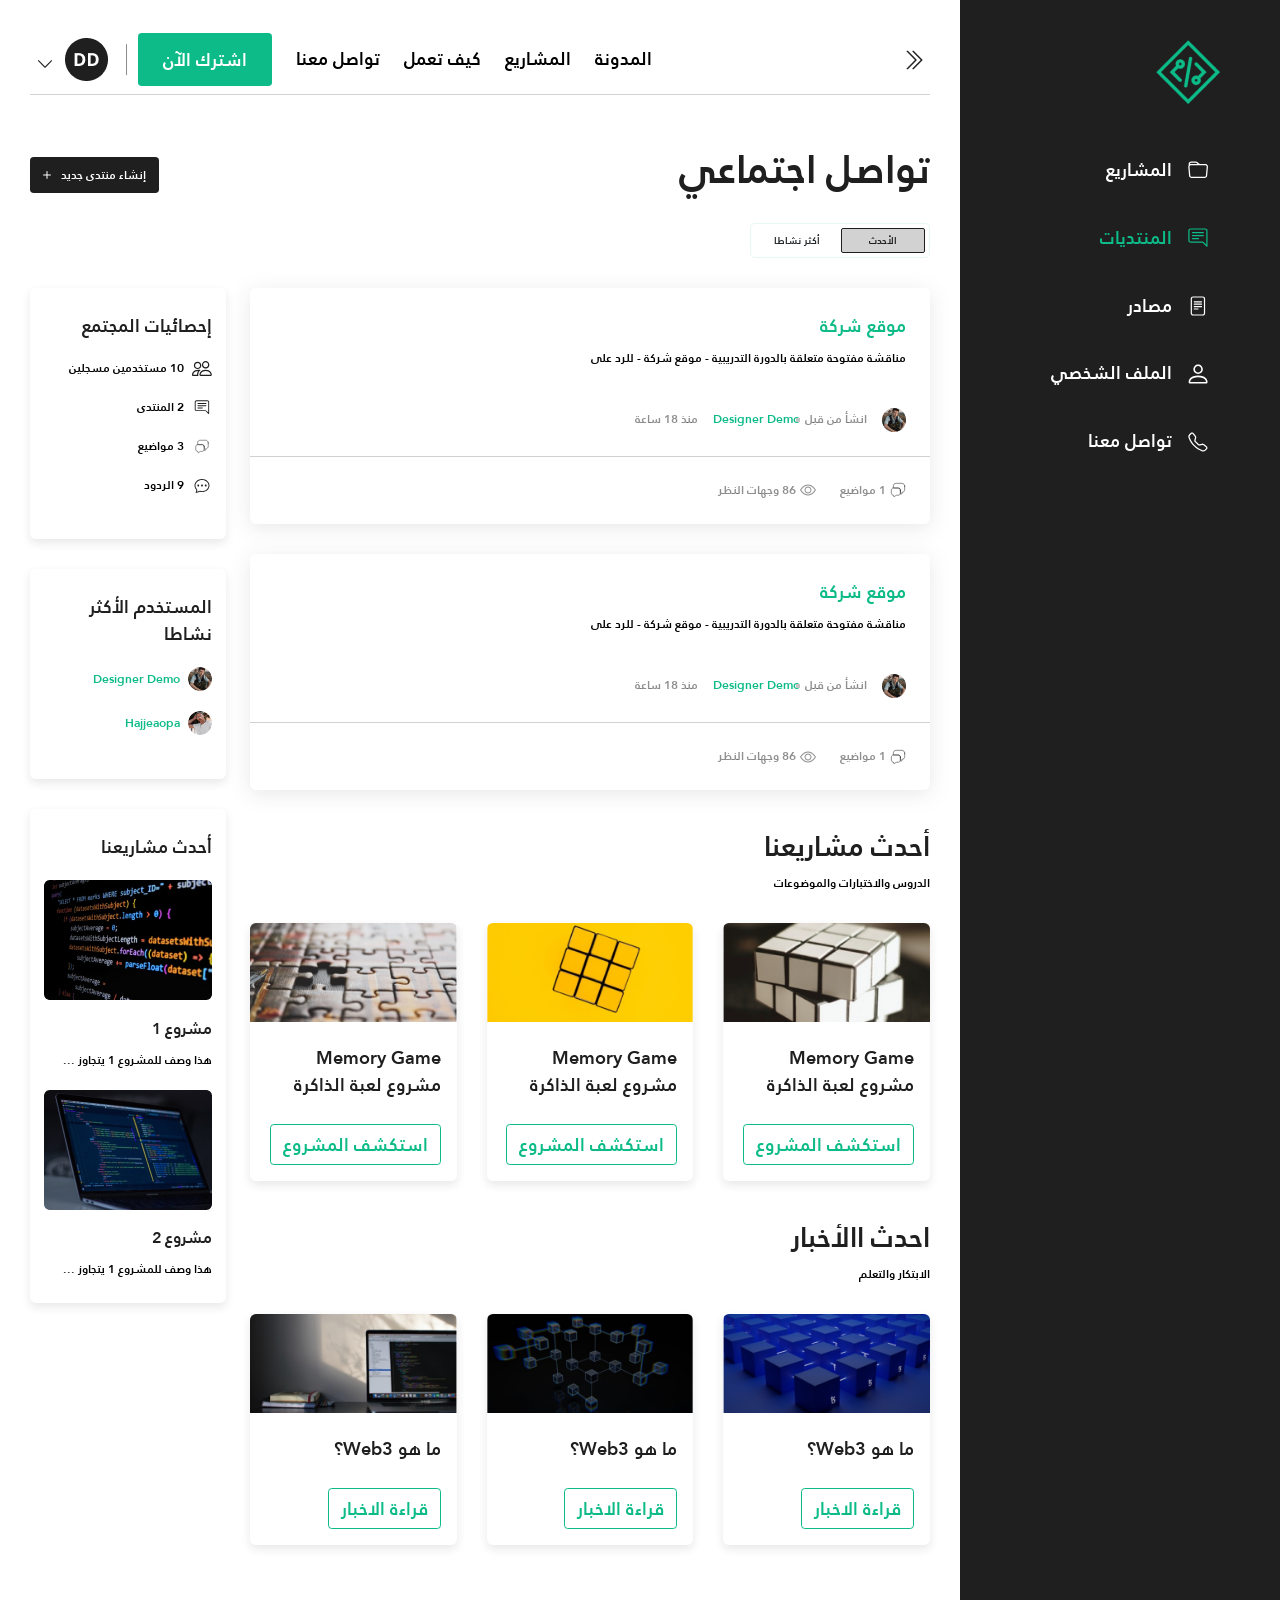
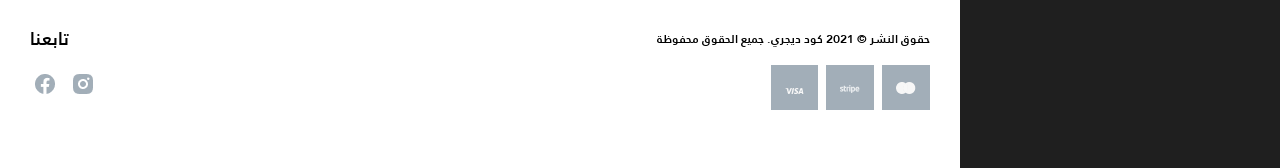
<file: src/index-rtl.html>
<!DOCTYPE html>
<html lang="en" dir="rtl">
	<head>
		<meta charset="UTF-8" />
		<meta http-equiv="X-UA-Compatible" content="IE=edge" />
		<meta name="viewport" content="width=device-width, initial-scale=1.0" />
		<title>codedegree</title>
		<link
			href="https://fonts.googleapis.com/css2?family=Open+Sans:wght@300;400;500;600;700;800&display=swap"
			rel="stylesheet"
		/>

		<link
			href="https://cdn.jsdelivr.net/npm/bootstrap@5.1.3/dist/css/bootstrap.min.css"
			rel="stylesheet"
			integrity="sha384-1BmE4kWBq78iYhFldvKuhfTAU6auU8tT94WrHftjDbrCEXSU1oBoqyl2QvZ6jIW3"
			crossorigin="anonymous"
		/>
		<link rel="shortcut icon" href="./img/logo.png" type="image/x-icon" />
		<link rel="stylesheet" href="fonts/stylesheet.css" />
		<link rel="stylesheet" href="css/style.css" />
	</head>
	<body class="community rtl community-rtl">
		<main class="main">
			<div class="d-flex align-items-stretch">
				<div class="sidebar tablet-land-hide">
					<div class="sidebar__logo mb-4">
						<img src="img/logo.png" alt="logo" />
					</div>
					<ul class="sidebar__list d-flex flex-column justify-content-start">
						<li class="sidebar__item">
							<a href="#" class="sidebar__link">
								<svg class="icon">
									<use xlink:href="img/icons.svg#icon-project"></use>
								</svg>
								<span>المشاريع</span>
							</a>
						</li>
						<li class="sidebar__item">
							<a href="#" class="sidebar__link active">
								<svg class="icon">
									<use xlink:href="img/icons.svg#icon-community"></use>
								</svg>
								<span>المنتديات</span>
							</a>
						</li>
						<li class="sidebar__item">
							<a href="#" class="sidebar__link">
								<svg class="icon">
									<use xlink:href="img/icons.svg#icon-sources"></use>
								</svg>
								<span>مصادر</span>
							</a>
						</li>
						<li class="sidebar__item">
							<a href="#" class="sidebar__link">
								<svg class="icon">
									<use xlink:href="img/icons.svg#icon-profile"></use>
								</svg>
								<span>الملف الشخصي</span>
							</a>
						</li>
						<li class="sidebar__item">
							<a href="#" class="sidebar__link">
								<svg class="icon">
									<use xlink:href="img/icons.svg#icon-connect"></use>
								</svg>
								<span>تواصل معنا</span>
							</a>
						</li>
					</ul>
				</div>

				<div class="display">
					<nav class="nav mb-5">
						<div class="nav-content d-flex align-items-center tablet-land-hide">
							<button class="menu ml-auto">
								<svg class="icon icon-chevron-double">
									<use xlink:href="img/icons.svg#icon-chevron-double"></use>
								</svg>
							</button>

							<ul class="nav__list d-flex align-items-center pr-3">
								<li class="nav__item">
									<a href="#" class="nav__link">المدونة</a>
								</li>
								<li class="nav__item">
									<a href="#" class="nav__link">المشاريع</a>
								</li>
								<li class="nav__item">
									<a href="#" class="nav__link">كيف تعمل</a>
								</li>
								<li class="nav__item">
									<a href="#" class="nav__link">تواصل معنا</a>
								</li>
								<li class="nav__item">
									<a href="#" class="nav__link btn btn-subscribe">اشترك الآن</a>
								</li>
							</ul>

							<div class="profile d-flex align-items-center pr-3">
								<button class="profile__photo">
									<img src="img/profile-photo.png" alt="profile" />
								</button>
								<button class="btn btn-down-arrow">
									<svg class="icon"><use xlink:href="img/icons.svg#icon-chevron-down"></use></svg>
								</button>
							</div>
						</div>
						<figure class="logo tablet-land-show">
							<img src="img/logo.png" alt="" />
						</figure>
						<button class="mbl-bar tablet-land-show pb-1">
							<svg class="icon"><use xlink:href="img/icons.svg#icon-bars"></use></svg>
						</button>
					</nav>

					<div class="mbl-sidebar tablet-land-show">
						<div class="mbl-sidebar-content d-flex align-items-center justify-content-center">
							<ul class="mbl-sidebar__list d-flex align-items-center flex-column">
								<li class="mbl-sidebar__item">
									<a href="#" class="mbl-sidebar__link">المدونة</a>
								</li>
								<li class="mbl-sidebar__item">
									<a href="#" class="mbl-sidebar__link">المشاريع</a>
								</li>
								<li class="mbl-sidebar__item">
									<a href="#" class="mbl-sidebar__link">كيف تعمل</a>
								</li>
								<li class="mbl-sidebar__item">
									<a href="#" class="mbl-sidebar__link">تواصل معنا</a>
								</li>
								<li class="mbl-sidebar__item">
									<a href="#" class="mbl-sidebar__link btn btn-subscribe">اشترك الآن</a>
								</li>
							</ul>
						</div>
						<button class="close-mbl-sidebar pb-1">
							<svg class="icon"><use xlink:href="img/icons.svg#icon-close"></use></svg>
						</button>
					</div>

					<!-- dropdown -->
					<div class="sidebar dropdown tablet-land-show mb-2">
						<ul class="sidebar__list d-flex flex-column justify-content-start dropdown__container">
							<li class="sidebar__item dropdown__btn">
								<a href="#" class="sidebar__link active">
									<svg class="icon">
										<use xlink:href="img/icons.svg#icon-community"></use>
									</svg>
									<span>المنتديات</span>
								</a>

								<span class="down-arrow">
									<svg class="icon"><use xlink:href="img/icons.svg#icon-chevron-down"></use></svg>
								</span>
							</li>
							<div class="dropdown__content">
								<li class="sidebar__item">
									<a href="#" class="sidebar__link">
										<svg class="icon">
											<use xlink:href="img/icons.svg#icon-project"></use>
										</svg>
										<span>المشاريع</span>
									</a>
								</li>
								<li class="sidebar__item">
									<a href="#" class="sidebar__link">
										<svg class="icon">
											<use xlink:href="img/icons.svg#icon-sources"></use>
										</svg>
										<span>مصادر</span>
									</a>
								</li>
								<li class="sidebar__item">
									<a href="#" class="sidebar__link">
										<svg class="icon">
											<use xlink:href="img/icons.svg#icon-profile"></use>
										</svg>
										<span>الملف الشخصي</span>
									</a>
								</li>
								<li class="sidebar__item">
									<a href="#" class="sidebar__link">
										<svg class="icon">
											<use xlink:href="img/icons.svg#icon-connect"></use>
										</svg>
										<span>تواصل معنا</span>
									</a>
								</li>
							</div>
						</ul>
					</div>
					<!-- dropdown -->

					<div class="display__content">
						<div class="heading mb-3 d-flex align-items-end justify-content-between">
							<h1 class="heading">تواصل اجتماعي</h1>
							<button class="btn btn-create-form d-flex align-items-center mbl-land-hide">
								<p class="text">إنشاء منتدى جديد</p>
								<svg class="icon icon-plus"><use xlink:href="img/icons.svg#icon-plus"></use></svg>
							</button>
						</div>

						<div class="display__btns mb-3 d-flex align-items-center">
							<button class="btn active">الأحدث</button>
							<button class="btn">أكثر نشاطا</button>
						</div>

						<div class="content-wrapper d-flex align-items-start">
							<div class="main-content">
								<!-- forum content -->
								<div class="forum-wrapper mb-3">
									<div class="forum">
										<h3 class="heading primary-color mb-1">موقع شركة</h3>
										<p class="text mb-4">
											مناقشة مفتوحة متعلقة بالدورة التدريبية - موقع شركة - للرد على
										</p>
										<div class="user-details d-flex align-items-center">
											<figure class="user-photo ml-1">
												<img src="img/forum-user.png" alt="user" />
											</figure>
											<p class="text">انشأ من قبل</p>
											<div class="user-name">Designer Demo</div>
											<div class="message-time">منذ 18 ساعة</div>
										</div>
									</div>
									<div class="content-footer d-flex align-items-center">
										<div class="topics d-flex align-items-center">
											<img src="img/message-icon.svg" alt="message" />
											<span>1 مواضيع</span>
										</div>
										<div class="views d-flex align-items-center">
											<img src="img/eye-icon.svg" alt="eye" />
											<span>86 وجهات النظر</span>
										</div>
									</div>
								</div>
								<div class="forum-wrapper mb-3">
									<div class="forum">
										<h3 class="heading primary-color mb-1">موقع شركة</h3>
										<p class="text mb-4">
											مناقشة مفتوحة متعلقة بالدورة التدريبية - موقع شركة - للرد على
										</p>
										<div class="user-details d-flex align-items-center">
											<figure class="user-photo ml-1">
												<img src="img/forum-user.png" alt="user" />
											</figure>
											<p class="text">انشأ من قبل</p>
											<div class="user-name">Designer Demo</div>
											<div class="message-time">منذ 18 ساعة</div>
										</div>
									</div>
									<div class="content-footer d-flex align-items-center">
										<div class="topics d-flex align-items-center">
											<img src="img/message-icon.svg" alt="message" />
											<span>1 مواضيع</span>
										</div>
										<div class="views d-flex align-items-center">
											<img src="img/eye-icon.svg" alt="eye" />
											<span>86 وجهات النظر</span>
										</div>
									</div>
								</div>

								<!-- <div class="forum-wrapper">
									<div class="forum">
										<h3 class="heading primary-color mb-1">موقع شركة</h3>
										<p class="text mb-4">
											مناقشة مفتوحة متعلقة بالدورة التدريبية - موقع شركة - للرد على
										</p>
										<div class="user-details d-flex align-items-center">
											<figure class="user-photo mr-1">
												<img src="img/forum-user.png" alt="user" />
											</figure>
											<p class="text">created by</p>
											<div class="user-name">Designer Demo</div>
											<div class="message-time">18 hour ago</div>
										</div>
									</div>
									<div class="content-footer d-flex align-items-center">
										<div class="topics d-flex align-items-center">
											<img src="img/message-icon.svg" alt="message" />
											<span>1 Topics</span>
										</div>
										<div class="views d-flex align-items-center">
											<img src="img/eye-icon.svg" alt="eye" />
											<span>86 views</span>
										</div>
									</div>
								</div> -->

								<!-- projects -->
								<div class="project mb-4 mt-4">
									<h2 class="heading mb-1">أحدث مشاريعنا</h2>
									<p class="text mb-3">الدروس والاختبارات والموضوعات</p>

									<div class="project__list row g-5" dir="ltr">
										<div class="col-12 col-md-4">
											<div class="project__item">
												<figure class="project__img">
													<img src="img/project-img-1.png" alt="project 1" />
												</figure>
												<div class="project__details">
													<h3 class="heading">Memory Game مشروع لعبة الذاكرة</h3>
													<a href="#" class="btn btn-project">استكشف المشروع</a>
												</div>
											</div>
										</div>
										<div class="col-12 col-md-4">
											<div class="project__item">
												<figure class="project__img">
													<img src="img/project-img-2.png" alt="project 2" />
												</figure>
												<div class="project__details">
													<h3 class="heading">Memory Game مشروع لعبة الذاكرة</h3>
													<a href="#" class="btn btn-project">استكشف المشروع</a>
												</div>
											</div>
										</div>
										<div class="col-12 col-md-4">
											<div class="project__item">
												<figure class="project__img">
													<img src="img/project-img-3.png" alt="project 3" />
												</figure>
												<div class="project__details">
													<h3 class="heading">Memory Game مشروع لعبة الذاكرة</h3>
													<a href="#" class="btn btn-project">استكشف المشروع</a>
												</div>
											</div>
										</div>
									</div>
								</div>
								<!-- news -->
								<div class="news mb-4">
									<h2 class="heading mb-1">احدث االأخبار</h2>
									<p class="text mb-3">الابتكار والتعلم</p>

									<div class="news__list row g-5" dir="ltr">
										<div class="col-12 col-md-4">
											<div class="news__item">
												<figure class="news__img">
													<img src="img/news-img-1.png" alt="news 1" />
												</figure>
												<div class="news__details">
													<h3 class="heading">ما هو web3؟</h3>
													<a href="#" class="btn btn-news">قراءة الاخبار</a>
												</div>
											</div>
										</div>
										<div class="col-12 col-md-4">
											<div class="news__item">
												<figure class="news__img">
													<img src="img/news-img-2.png" alt="news 2" />
												</figure>
												<div class="news__details">
													<h3 class="heading">ما هو web3؟</h3>
													<a href="#" class="btn btn-news">قراءة الاخبار</a>
												</div>
											</div>
										</div>
										<div class="col-12 col-md-4">
											<div class="news__item">
												<figure class="news__img">
													<img src="img/news-img-3.png" alt="news 3" />
												</figure>
												<div class="news__details">
													<h3 class="heading">ما هو web3؟</h3>
													<a href="#" class="btn btn-news">قراءة الاخبار</a>
												</div>
											</div>
										</div>
									</div>
								</div>
							</div>
							<div class="widget">
								<div class="community mb-3">
									<h3 class="heading mb-2">إحصائيات المجتمع</h3>
									<div class="community__item d-flex align-items-center mb-2">
										<svg class="icon icon-user">
											<use xlink:href="img/icons.svg#icon-user"></use>
										</svg>
										<p class="text">10 مستخدمين مسجلين</p>
									</div>
									<div class="community__item d-flex align-items-center mb-2">
										<svg class="icon icon-user">
											<use xlink:href="img/icons.svg#icon-community"></use>
										</svg>
										<p class="text">2 المنتدى</p>
									</div>
									<div class="community__item d-flex align-items-center mb-2">
										<!-- <svg class="icon icon-user">
											<use xlink:href="img/icons.svg#icon-message-3"></use>
										</svg> -->
										<img src="img/message-icon.svg" alt="" />
										<p class="text">3 مواضيع</p>
									</div>
									<div class="community__item d-flex align-items-center mb-2">
										<svg class="icon icon-user">
											<use xlink:href="img/icons.svg#icon-message-2"></use>
										</svg>
										<p class="text">9 الردود</p>
									</div>
								</div>
								<div class="active-user mb-3">
									<h3 class="heading mb-2">المستخدم الأكثر نشاطا</h3>
									<div class="active-user__item d-flex align-items-center mb-2">
										<img src="img/active-user-1.png" alt="" />
										<p class="text primary-color">Designer Demo</p>
									</div>
									<div class="active-user__item d-flex align-items-center mb-2">
										<img src="img/active-user-2.png" alt="" />
										<p class="text primary-color">Hajjeaopa</p>
									</div>
								</div>

								<div class="project">
									<h3 class="heading mb-2 black">أحدث مشاريعنا</h3>
									<div class="project__list">
										<div class="project__item mb-2">
											<figure class="project__img mb-1">
												<img src="img/project-img-4.png" alt="project 4" />
											</figure>
											<h4 class="heading mb-1 black">مشروع 1</h4>
											<p class="text">هذا وصف للمشروع 1 يتجاوز ...</p>
										</div>
										<div class="project__item position-relative">
											<figure class="project__img mb-1">
												<img src="img/project-img-5.png" alt="project 4" />
											</figure>
											<h4 class="heading mb-1 black">مشروع 2</h4>
											<p class="text">هذا وصف للمشروع 1 يتجاوز ...</p>

											<button
												class="add-btn d-flex justify-content-center align-items-center mbl-land-show"
											>
												<svg class="icon"><use xlink:href="img/icons.svg#icon-plus1"></use></svg>
											</button>
										</div>
									</div>
								</div>
							</div>
						</div>

						<footer class="footer mbl-land-hide">
							<div class="copyright mb-2 d-flex justify-content-between align-items-center">
								<p class="text">حقوق النشر &copy; 2021 كود ديجري. جميع الحقوق محفوظة</p>
								<a href="#" class="btn-follow">تابعنا</a>
							</div>
							<div class="cards d-flex justify-content-between align-items-center">
								<ul class="cards__list d-flex align-items-center">
									<li class="cards__item">
										<a href="#" class="cards__link">
											<img src="img/card-1.png" alt="master card" />
										</a>
									</li>
									<li class="cards__item">
										<a href="#" class="cards__link">
											<img src="img/card-2.png" alt="stripe card" />
										</a>
									</li>
									<li class="cards__item">
										<a href="#" class="cards__link">
											<img src="img/card-3.png" alt="visa card" />
										</a>
									</li>
								</ul>

								<ul class="cards__list social d-flex align-items-center">
									<li class="cards__item">
										<a href="#" class="cards__link">
											<img src="img/social-1.png" alt="master card" />
										</a>
									</li>
									<li class="cards__item">
										<a href="#" class="cards__link">
											<img src="img/social-2.png" alt="stripe card" />
										</a>
									</li>
								</ul>
							</div>
						</footer>
						<footer class="footer mbl-land-show">
							<a href="#" class="btn-follow mb-2 d-block">follow us</a>
							<ul class="cards__list social d-flex align-items-center mb-3">
								<li class="cards__item">
									<a href="#" class="cards__link">
										<img src="img/social-1.png" alt="master card" />
									</a>
								</li>
								<li class="cards__item">
									<a href="#" class="cards__link">
										<img src="img/social-2.png" alt="stripe card" />
									</a>
								</li>
							</ul>

							<p class="text mb-2">Copyright &copy; 2021 Code Degree. all rights are save</p>
							<!-- <div class="copyright mb-2 d-flex justify-content-between align-items-center">
							</div> -->
							<ul class="cards__list d-flex align-items-center">
								<li class="cards__item">
									<a href="#" class="cards__link">
										<img src="img/card-1.png" alt="master card" />
									</a>
								</li>
								<li class="cards__item">
									<a href="#" class="cards__link">
										<img src="img/card-2.png" alt="stripe card" />
									</a>
								</li>
								<li class="cards__item">
									<a href="#" class="cards__link">
										<img src="img/card-3.png" alt="visa card" />
									</a>
								</li>
							</ul>

							<!-- <div class="cards d-flex justify-content-between align-items-center">
							</div> -->
						</footer>
					</div>
				</div>
			</div>
		</main>

		<script
			src="https://cdn.jsdelivr.net/npm/bootstrap@5.1.3/dist/js/bootstrap.bundle.min.js"
			integrity="sha384-ka7Sk0Gln4gmtz2MlQnikT1wXgYsOg+OMhuP+IlRH9sENBO0LRn5q+8nbTov4+1p"
			crossorigin="anonymous"
		></script>
		<script src="js/main.js"></script>
	</body>
</html>
</file>
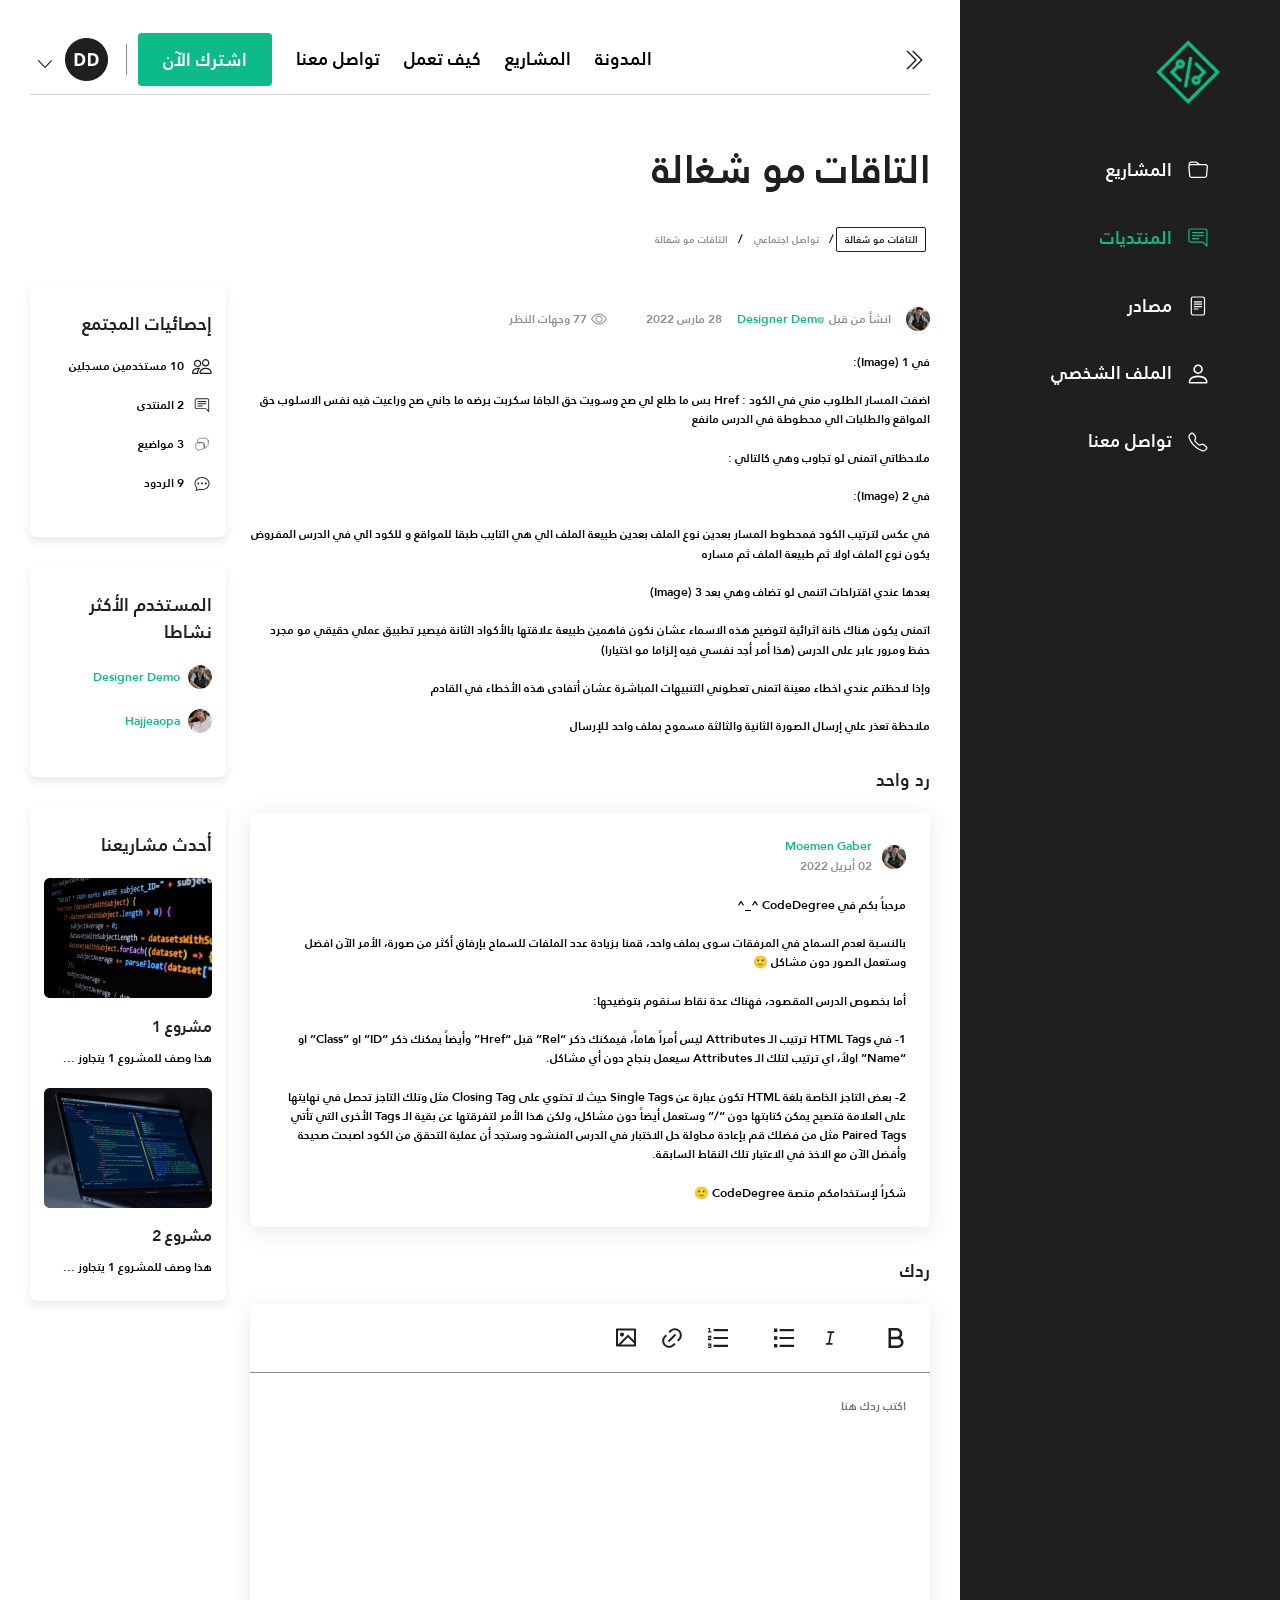
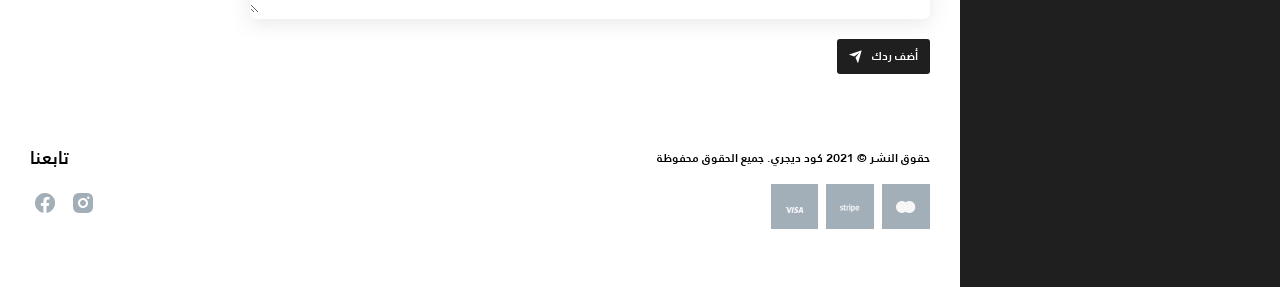
<file: src/topic-rtl.html>
<!DOCTYPE html>
<html lang="en" dir="rtl">
	<head>
		<meta charset="UTF-8" />
		<meta http-equiv="X-UA-Compatible" content="IE=edge" />
		<meta name="viewport" content="width=device-width, initial-scale=1.0" />
		<title>codedegree | topic</title>
		<link
			href="https://fonts.googleapis.com/css2?family=Open+Sans:wght@300;400;500;600;700;800&display=swap"
			rel="stylesheet"
		/>

		<link
			href="https://cdn.jsdelivr.net/npm/bootstrap@5.1.3/dist/css/bootstrap.min.css"
			rel="stylesheet"
			integrity="sha384-1BmE4kWBq78iYhFldvKuhfTAU6auU8tT94WrHftjDbrCEXSU1oBoqyl2QvZ6jIW3"
			crossorigin="anonymous"
		/>
		<link rel="shortcut icon" href="./img/logo.png" type="image/x-icon" />
		<link rel="stylesheet" href="fonts/stylesheet.css" />
		<link rel="stylesheet" href="css/style.css" />
	</head>
	<body class="topic rtl topic-rtl">
		<main class="main">
			<div class="d-flex align-items-stretch">
				<div class="sidebar tablet-land-hide">
					<div class="sidebar__logo mb-4">
						<img src="img/logo.png" alt="logo" />
					</div>
					<ul class="sidebar__list d-flex flex-column justify-content-start">
						<li class="sidebar__item">
							<a href="#" class="sidebar__link">
								<svg class="icon">
									<use xlink:href="img/icons.svg#icon-project"></use>
								</svg>
								<span>المشاريع</span>
							</a>
						</li>
						<li class="sidebar__item">
							<a href="#" class="sidebar__link active">
								<svg class="icon">
									<use xlink:href="img/icons.svg#icon-community"></use>
								</svg>
								<span>المنتديات</span>
							</a>
						</li>
						<li class="sidebar__item">
							<a href="#" class="sidebar__link">
								<svg class="icon">
									<use xlink:href="img/icons.svg#icon-sources"></use>
								</svg>
								<span>مصادر</span>
							</a>
						</li>
						<li class="sidebar__item">
							<a href="#" class="sidebar__link">
								<svg class="icon">
									<use xlink:href="img/icons.svg#icon-profile"></use>
								</svg>
								<span>الملف الشخصي</span>
							</a>
						</li>
						<li class="sidebar__item">
							<a href="#" class="sidebar__link">
								<svg class="icon">
									<use xlink:href="img/icons.svg#icon-connect"></use>
								</svg>
								<span>تواصل معنا</span>
							</a>
						</li>
					</ul>
				</div>

				<div class="display">
					<nav class="nav mb-5">
						<div class="nav-content d-flex align-items-center tablet-land-hide">
							<button class="menu ml-auto">
								<svg class="icon icon-chevron-double">
									<use xlink:href="img/icons.svg#icon-chevron-double"></use>
								</svg>
							</button>

							<ul class="nav__list d-flex align-items-center pr-3">
								<li class="nav__item">
									<a href="#" class="nav__link">المدونة</a>
								</li>
								<li class="nav__item">
									<a href="#" class="nav__link">المشاريع</a>
								</li>
								<li class="nav__item">
									<a href="#" class="nav__link">كيف تعمل</a>
								</li>
								<li class="nav__item">
									<a href="#" class="nav__link">تواصل معنا</a>
								</li>
								<li class="nav__item">
									<a href="#" class="nav__link btn btn-subscribe">اشترك الآن</a>
								</li>
							</ul>

							<div class="profile d-flex align-items-center pr-3">
								<button class="profile__photo">
									<img src="img/profile-photo.png" alt="profile" />
								</button>
								<button class="btn btn-down-arrow">
									<svg class="icon"><use xlink:href="img/icons.svg#icon-chevron-down"></use></svg>
								</button>
							</div>
						</div>
						<figure class="logo tablet-land-show">
							<img src="img/logo.png" alt="" />
						</figure>
						<button class="mbl-bar tablet-land-show pb-1">
							<svg class="icon"><use xlink:href="img/icons.svg#icon-bars"></use></svg>
						</button>
					</nav>

					<div class="mbl-sidebar tablet-land-show">
						<div class="mbl-sidebar-content d-flex align-items-center justify-content-center">
							<ul class="mbl-sidebar__list d-flex align-items-center flex-column">
								<li class="mbl-sidebar__item">
									<a href="#" class="mbl-sidebar__link">المدونة</a>
								</li>
								<li class="mbl-sidebar__item">
									<a href="#" class="mbl-sidebar__link">المشاريع</a>
								</li>
								<li class="mbl-sidebar__item">
									<a href="#" class="mbl-sidebar__link">كيف تعمل</a>
								</li>
								<li class="mbl-sidebar__item">
									<a href="#" class="mbl-sidebar__link">تواصل معنا</a>
								</li>
								<li class="mbl-sidebar__item">
									<a href="#" class="mbl-sidebar__link btn btn-subscribe">اشترك الآن</a>
								</li>
							</ul>
						</div>
						<button class="close-mbl-sidebar pb-1">
							<svg class="icon"><use xlink:href="img/icons.svg#icon-close"></use></svg>
						</button>
					</div>

					<!-- dropdown -->
					<div class="sidebar dropdown tablet-land-show mb-2">
						<ul class="sidebar__list d-flex flex-column justify-content-start dropdown__container">
							<li class="sidebar__item dropdown__btn">
								<a href="#" class="sidebar__link active">
									<svg class="icon">
										<use xlink:href="img/icons.svg#icon-community"></use>
									</svg>
									<span>المنتديات</span>
								</a>

								<span class="down-arrow">
									<svg class="icon"><use xlink:href="img/icons.svg#icon-chevron-down"></use></svg>
								</span>
							</li>
							<div class="dropdown__content">
								<li class="sidebar__item">
									<a href="#" class="sidebar__link">
										<svg class="icon">
											<use xlink:href="img/icons.svg#icon-project"></use>
										</svg>
										<span>المشاريع</span>
									</a>
								</li>
								<li class="sidebar__item">
									<a href="#" class="sidebar__link">
										<svg class="icon">
											<use xlink:href="img/icons.svg#icon-sources"></use>
										</svg>
										<span>مصادر</span>
									</a>
								</li>
								<li class="sidebar__item">
									<a href="#" class="sidebar__link">
										<svg class="icon">
											<use xlink:href="img/icons.svg#icon-profile"></use>
										</svg>
										<span>الملف الشخصي</span>
									</a>
								</li>
								<li class="sidebar__item">
									<a href="#" class="sidebar__link">
										<svg class="icon">
											<use xlink:href="img/icons.svg#icon-connect"></use>
										</svg>
										<span>تواصل معنا</span>
									</a>
								</li>
							</div>
						</ul>
					</div>
					<!-- dropdown -->

					<div class="display__content">
						<div class="heading mb-3">
							<h1 class="heading">التاقات مو شغالة</h1>
						</div>

						<div class="display__btns mb-3 d-flex align-items-center justify-content-start">
							<button class="btn active">التاقات مو شغالة</button> /
							<button class="btn">تواصل اجتماعي</button> /
							<button class="btn">التاقات مو شغالة</button>
						</div>

						<div class="content-wrapper d-flex align-items-start">
							<div class="main-content">
								<!-- forum content -->
								<div class="forum-wrapper mb-3">
									<div class="d-flex justify-content-start align-items-center">
										<div class="user-details d-flex align-items-center">
											<figure class="user-photo ml-1">
												<img src="img/forum-user.png" alt="user" />
											</figure>
											<p class="text">انشأ من قبل</p>
											<div class="user-name">Designer Demo</div>
											<div class="message-time">28 مارس 2022</div>
										</div>
										<div class="content-footer">
											<div class="content-footer-item">
												<div class="views d-flex align-items-center">
													<img src="img/eye-icon.svg" alt="eye" />
													<span>77 وجهات النظر</span>
												</div>
											</div>
										</div>
									</div>
									<div class="forum">
										<!-- <h3 class="heading primary-color mb-1">The fifth lesson</h3> -->
										<p class="text">
											في image) 1): <br /><br />
											اضفت المسار الطلوب مني في الكود : href بس ما طلع لي صح وسويت حق الجافا سكربت
											برضه ما جاني صح وراعيت فيه نفس الاسلوب حق المواقع والطلبات الي محطوطة في الدرس
											مانفع <br /><br />

											ملاحظاتي اتمنى لو تجاوب وهي كالتالي : <br /><br />

											في image) 2): <br /><br />
											في عكس لترتيب الكود فمحطوط المسار بعدين نوع الملف بعدين طبيعة الملف الي هي
											التايب طبقا للمواقع و للكود الي في الدرس المفروض يكون نوع الملف اولا ثم طبيعة
											الملف ثم مساره <br /><br />

											بعدها عندي اقتراحات اتنمى لو تضاف وهي بعد image) 3) <br /><br />

											اتمنى يكون هناك خانة اثرائية لتوضيح هذه الاسماء عشان نكون فاهمين طبيعة علاقتها
											بالأكواد الثانة فيصير تطبيق عملي حقيقي مو مجرد حفظ ومرور عابر على الدرس (هذا
											أمر أجد نفسي فيه إلزاما مو اختيارا) <br /><br />

											وإذا لاحظتم عندي اخطاء معينة اتمنى تعطوني التنبيهات المباشرة عشان أتفادى هذه
											الأخطاء في القادم <br /><br />

											ملاحظة تعذر علي إرسال الصورة الثانية والثالثة مسموح بملف واحد للإرسال
										</p>
									</div>
								</div>

								<h3 class="heading mb-2 black">رد واحد</h3>
								<div class="forum-wrapper mb-3 reply">
									<div class="d-flex justify-content-start align-items-center mb-2">
										<div class="user-details d-flex align-items-center">
											<figure class="user-photo ml-1">
												<img src="img/forum-user.png" alt="user" />
											</figure>
											<div class="d-flex flex-column">
												<div class="user-name">Moemen Gaber</div>
												<div class="message-time">02 أبريل 2022</div>
											</div>
										</div>
									</div>
									<div class="forum">
										<!-- <h3 class="heading primary-color mb-1">The fifth lesson</h3> -->
										<p class="text">
											مرحباً بكم في CodeDegree ^_^ <br /><br />

											بالنسبة لعدم السماح في المرفقات سوى بملف واحد، قمنا بزيادة عدد الملفات للسماح
											بإرفاق أكثر من صورة، الأمر الآن افضل وستعمل الصور دون مشاكل 🙂 <br /><br />

											أما بخصوص الدرس المقصود، فهناك عدة نقاط سنقوم بتوضيحها: <br /><br />

											1- في HTML Tags ترتيب الـ attributes ليس أمراً هاماً، فيمكنك ذكر “rel” قبل
											“href” وأيضاً يمكنك ذكر “ID” او “Class” او “name” اولاً، اي ترتيب لتلك الـ
											Attributes سيعمل بنجاح دون أي مشاكل. <br /><br />

											2- بعض التاجز الخاصة بلغة HTML تكون عبارة عن Single Tags حيث لا تحتوي على
											Closing tag مثل وتلك التاجز تحصل في نهايتها على العلامة فتصبح يمكن كتابتها دون
											“/” وستعمل أيضاً دون مشاكل، ولكن هذا الأمر لتفرقتها عن بقية الـ Tags الأخرى
											التي تأتي paired tags مثل من فضلك قم بإعادة محاولة حل الاختبار في الدرس
											المنشود وستجد أن عملية التحقق من الكود اصبحت صحيحة وأفضل الآن مع الاخذ في
											الاعتبار تلك النقاط السابقة. <br /><br />

											شكراً لإستخدامكم منصة CodeDegree 🙂
										</p>
									</div>
								</div>

								<!-- write reply -->
								<h3 class="heading mb-2 black">ردك</h3>
								<div class="forum-wrapper reply-form mb-3">
									<form class="form">
										<div class="form__nav d-flex align-items-center justify-content-start">
											<button class="form__nav--item bold-btn">
												<svg class="icon">
													<use xlink:href="img/icons.svg#icon-bold"></use>
												</svg>
											</button>
											<button class="form__nav--item bold-btn mr-2">
												<svg class="icon">
													<use xlink:href="img/icons.svg#icon-italic"></use>
												</svg>
											</button>
											<button class="form__nav--item bold-btn">
												<svg class="icon">
													<use xlink:href="img/icons.svg#icon-list-1"></use>
												</svg>
											</button>
											<button class="form__nav--item bold-btn mr-2">
												<svg class="icon">
													<use xlink:href="img/icons.svg#icon-list-2"></use>
												</svg>
											</button>
											<button class="form__nav--item bold-btn">
												<svg class="icon">
													<use xlink:href="img/icons.svg#icon-link"></use>
												</svg>
											</button>
											<button class="form__nav--item bold-btn">
												<svg class="icon">
													<use xlink:href="img/icons.svg#icon-gallery"></use>
												</svg>
											</button>
										</div>
										<textarea
											name="message"
											id="message"
											cols="30"
											rows="10"
											placeholder="اكتب ردك هنا"
											class="form-textarea"
										></textarea>
									</form>
									<button type="submit " class="mt-2 btn-submit d-flex align-items-center">
										<span>أضف ردك</span>
										<svg class="icon">
											<use xlink:href="img/icons.svg#icon-send"></use>
										</svg>
									</button>
								</div>
							</div>
							<div class="widget">
								<div class="community mb-3">
									<h3 class="heading mb-2">إحصائيات المجتمع</h3>
									<div class="community__item d-flex align-items-center mb-2">
										<svg class="icon icon-user">
											<use xlink:href="img/icons.svg#icon-user"></use>
										</svg>
										<p class="text">10 مستخدمين مسجلين</p>
									</div>
									<div class="community__item d-flex align-items-center mb-2">
										<svg class="icon icon-user">
											<use xlink:href="img/icons.svg#icon-community"></use>
										</svg>
										<p class="text">2 المنتدى</p>
									</div>
									<div class="community__item d-flex align-items-center mb-2">
										<!-- <svg class="icon icon-user">
											<use xlink:href="img/icons.svg#icon-message-3"></use>
										</svg> -->
										<img src="img/message-icon.svg" alt="" />
										<p class="text">3 مواضيع</p>
									</div>
									<div class="community__item d-flex align-items-center mb-2">
										<svg class="icon icon-user">
											<use xlink:href="img/icons.svg#icon-message-2"></use>
										</svg>
										<p class="text">9 الردود</p>
									</div>
								</div>
								<div class="active-user mb-3">
									<h3 class="heading mb-2">المستخدم الأكثر نشاطا</h3>
									<div class="active-user__item d-flex align-items-center mb-2">
										<img src="img/active-user-1.png" alt="" />
										<p class="text primary-color">Designer Demo</p>
									</div>
									<div class="active-user__item d-flex align-items-center mb-2">
										<img src="img/active-user-2.png" alt="" />
										<p class="text primary-color">Hajjeaopa</p>
									</div>
								</div>

								<div class="project">
									<h3 class="heading mb-2 black">أحدث مشاريعنا</h3>
									<div class="project__list">
										<div class="project__item mb-2">
											<figure class="project__img mb-1">
												<img src="img/project-img-4.png" alt="project 4" />
											</figure>
											<h4 class="heading mb-1 black">مشروع 1</h4>
											<p class="text">هذا وصف للمشروع 1 يتجاوز ...</p>
										</div>
										<div class="project__item position-relative">
											<figure class="project__img mb-1">
												<img src="img/project-img-5.png" alt="project 4" />
											</figure>
											<h4 class="heading mb-1 black">مشروع 2</h4>
											<p class="text">هذا وصف للمشروع 1 يتجاوز ...</p>

											<button
												class="add-btn d-flex justify-content-center align-items-center mbl-land-show"
											>
												<svg class="icon"><use xlink:href="img/icons.svg#icon-plus1"></use></svg>
											</button>
										</div>
									</div>
								</div>
							</div>
						</div>

						<footer class="footer mbl-land-hide">
							<div class="copyright mb-2 d-flex justify-content-between align-items-center">
								<p class="text">حقوق النشر &copy; 2021 كود ديجري. جميع الحقوق محفوظة</p>
								<a href="#" class="btn-follow">تابعنا</a>
							</div>
							<div class="cards d-flex justify-content-between align-items-center">
								<ul class="cards__list d-flex align-items-center">
									<li class="cards__item">
										<a href="#" class="cards__link">
											<img src="img/card-1.png" alt="master card" />
										</a>
									</li>
									<li class="cards__item">
										<a href="#" class="cards__link">
											<img src="img/card-2.png" alt="stripe card" />
										</a>
									</li>
									<li class="cards__item">
										<a href="#" class="cards__link">
											<img src="img/card-3.png" alt="visa card" />
										</a>
									</li>
								</ul>

								<ul class="cards__list social d-flex align-items-center">
									<li class="cards__item">
										<a href="#" class="cards__link">
											<img src="img/social-1.png" alt="master card" />
										</a>
									</li>
									<li class="cards__item">
										<a href="#" class="cards__link">
											<img src="img/social-2.png" alt="stripe card" />
										</a>
									</li>
								</ul>
							</div>
						</footer>
						<footer class="footer mbl-land-show">
							<a href="#" class="btn-follow mb-2 d-block">follow us</a>
							<ul class="cards__list social d-flex align-items-center mb-3">
								<li class="cards__item">
									<a href="#" class="cards__link">
										<img src="img/social-1.png" alt="master card" />
									</a>
								</li>
								<li class="cards__item">
									<a href="#" class="cards__link">
										<img src="img/social-2.png" alt="stripe card" />
									</a>
								</li>
							</ul>

							<p class="text mb-2">Copyright &copy; 2021 Code Degree. all rights are save</p>
							<!-- <div class="copyright mb-2 d-flex justify-content-between align-items-center">
							</div> -->
							<ul class="cards__list d-flex align-items-center">
								<li class="cards__item">
									<a href="#" class="cards__link">
										<img src="img/card-1.png" alt="master card" />
									</a>
								</li>
								<li class="cards__item">
									<a href="#" class="cards__link">
										<img src="img/card-2.png" alt="stripe card" />
									</a>
								</li>
								<li class="cards__item">
									<a href="#" class="cards__link">
										<img src="img/card-3.png" alt="visa card" />
									</a>
								</li>
							</ul>

							<!-- <div class="cards d-flex justify-content-between align-items-center">
							</div> -->
						</footer>
					</div>
				</div>
			</div>
		</main>

		<script
			src="https://cdn.jsdelivr.net/npm/bootstrap@5.1.3/dist/js/bootstrap.bundle.min.js"
			integrity="sha384-ka7Sk0Gln4gmtz2MlQnikT1wXgYsOg+OMhuP+IlRH9sENBO0LRn5q+8nbTov4+1p"
			crossorigin="anonymous"
		></script>
		<script src="js/main.js"></script>
	</body>
</html>
</file>
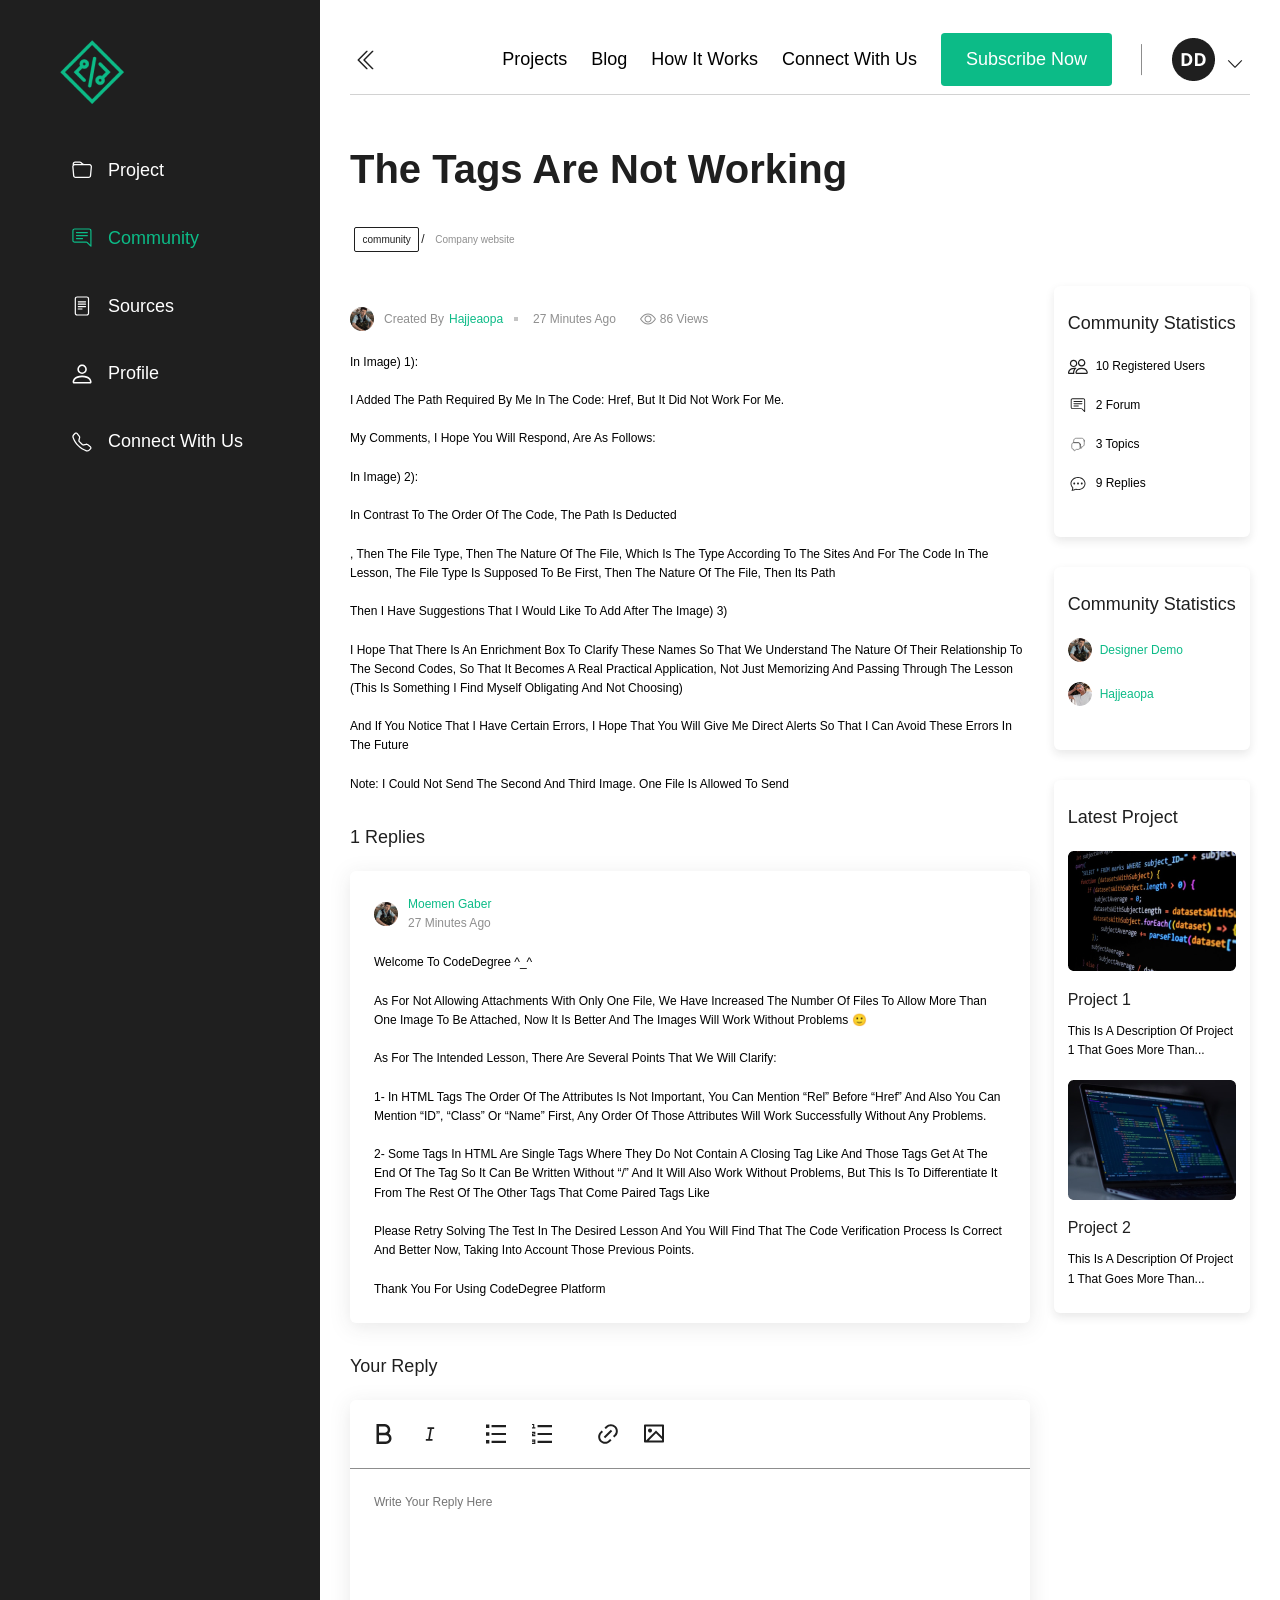
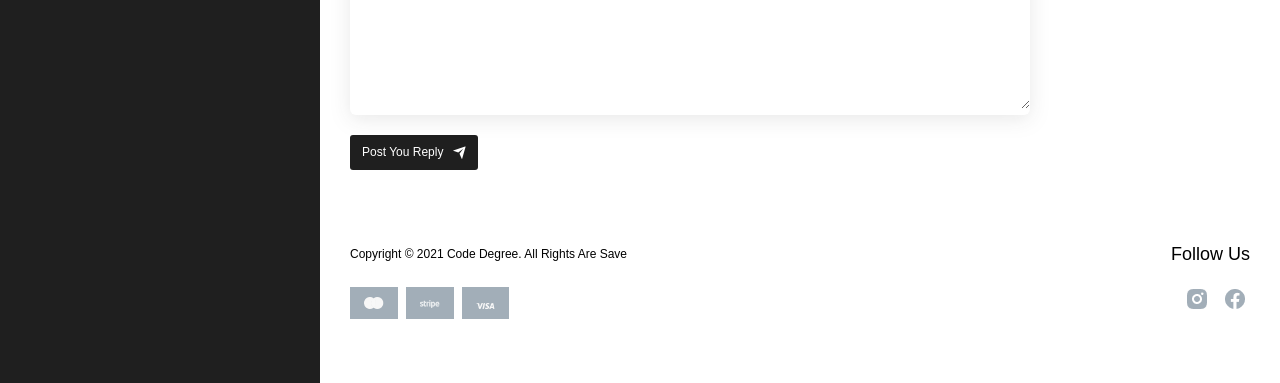
<file: src/topic.html>
<!DOCTYPE html>
<html lang="en">
	<head>
		<meta charset="UTF-8" />
		<meta http-equiv="X-UA-Compatible" content="IE=edge" />
		<meta name="viewport" content="width=device-width, initial-scale=1.0" />
		<title>codedegree | topic</title>
		<link
			href="https://fonts.googleapis.com/css2?family=Open+Sans:wght@300;400;500;600;700;800&display=swap"
			rel="stylesheet"
		/>

		<link
			href="https://cdn.jsdelivr.net/npm/bootstrap@5.1.3/dist/css/bootstrap.min.css"
			rel="stylesheet"
			integrity="sha384-1BmE4kWBq78iYhFldvKuhfTAU6auU8tT94WrHftjDbrCEXSU1oBoqyl2QvZ6jIW3"
			crossorigin="anonymous"
		/>
		<link rel="shortcut icon" href="./img/logo.png" type="image/x-icon" />
		<link rel="stylesheet" href="css/style.css" />
	</head>
	<body class="topic">
		<main class="main">
			<div class="d-flex align-items-stretch">
				<div class="sidebar tablet-land-hide">
					<div class="sidebar__logo mb-4">
						<img src="img/logo.png" alt="logo" />
					</div>
					<ul class="sidebar__list d-flex flex-column justify-content-start">
						<li class="sidebar__item">
							<a href="#" class="sidebar__link">
								<svg class="icon">
									<use xlink:href="img/icons.svg#icon-project"></use>
								</svg>
								<span>project</span>
							</a>
						</li>
						<li class="sidebar__item">
							<a href="#" class="sidebar__link active">
								<svg class="icon">
									<use xlink:href="img/icons.svg#icon-community"></use>
								</svg>
								<span>community</span>
							</a>
						</li>
						<li class="sidebar__item">
							<a href="#" class="sidebar__link">
								<svg class="icon">
									<use xlink:href="img/icons.svg#icon-sources"></use>
								</svg>
								<span>sources</span>
							</a>
						</li>
						<li class="sidebar__item">
							<a href="#" class="sidebar__link">
								<svg class="icon">
									<use xlink:href="img/icons.svg#icon-profile"></use>
								</svg>
								<span>profile</span>
							</a>
						</li>
						<li class="sidebar__item">
							<a href="#" class="sidebar__link">
								<svg class="icon">
									<use xlink:href="img/icons.svg#icon-connect"></use>
								</svg>
								<span>Connect with us</span>
							</a>
						</li>
					</ul>
				</div>

				<div class="display">
					<nav class="nav mb-5">
						<div class="nav-content d-flex align-items-center tablet-land-hide">
							<button class="menu mr-auto">
								<svg class="icon icon-chevron-double">
									<use xlink:href="img/icons.svg#icon-chevron-double"></use>
								</svg>
							</button>

							<ul class="nav__list d-flex align-items-center pr-3">
								<li class="nav__item">
									<a href="#" class="nav__link">projects</a>
								</li>
								<li class="nav__item">
									<a href="#" class="nav__link">blog</a>
								</li>
								<li class="nav__item">
									<a href="#" class="nav__link">How it works</a>
								</li>
								<li class="nav__item">
									<a href="#" class="nav__link">Connect with us</a>
								</li>
								<li class="nav__item">
									<a href="#" class="nav__link btn btn-subscribe">subscribe now</a>
								</li>
							</ul>

							<div class="profile d-flex align-items-center pl-3">
								<button class="profile__photo">
									<img src="img/profile-photo.png" alt="profile" />
								</button>

								<button class="btn btn-down-arrow">
									<svg class="icon"><use xlink:href="img/icons.svg#icon-chevron-down"></use></svg>
								</button>
							</div>
						</div>
						<figure class="logo tablet-land-show">
							<img src="img/logo.png" alt="" />
						</figure>
						<button class="mbl-bar tablet-land-show pb-1">
							<svg class="icon"><use xlink:href="img/icons.svg#icon-bars"></use></svg>
						</button>
					</nav>

					<div class="mbl-sidebar tablet-land-show">
						<div class="mbl-sidebar-content d-flex align-items-center justify-content-center">
							<ul class="mbl-sidebar__list d-flex align-items-center flex-column">
								<li class="mbl-sidebar__item">
									<a href="#" class="mbl-sidebar__link">projects</a>
								</li>
								<li class="mbl-sidebar__item">
									<a href="#" class="mbl-sidebar__link">blog</a>
								</li>
								<li class="mbl-sidebar__item">
									<a href="#" class="mbl-sidebar__link">How it works</a>
								</li>
								<li class="mbl-sidebar__item">
									<a href="#" class="mbl-sidebar__link">Connect with us</a>
								</li>
								<li class="mbl-sidebar__item">
									<a href="#" class="mbl-sidebar__link btn btn-subscribe">subscribe now</a>
								</li>
							</ul>
						</div>
						<button class="close-mbl-sidebar pb-1">
							<svg class="icon"><use xlink:href="img/icons.svg#icon-close"></use></svg>
						</button>
					</div>

					<!-- dropdown -->
					<div class="sidebar dropdown tablet-land-show mb-2">
						<ul class="sidebar__list d-flex flex-column justify-content-start dropdown__container">
							<li class="sidebar__item dropdown__btn">
								<a href="#" class="sidebar__link active">
									<svg class="icon">
										<use xlink:href="img/icons.svg#icon-community"></use>
									</svg>
									<span>community</span>
								</a>

								<span class="down-arrow">
									<svg class="icon"><use xlink:href="img/icons.svg#icon-chevron-down"></use></svg>
								</span>
							</li>
							<div class="dropdown__content">
								<li class="sidebar__item">
									<a href="#" class="sidebar__link">
										<svg class="icon">
											<use xlink:href="img/icons.svg#icon-project"></use>
										</svg>
										<span>project</span>
									</a>
								</li>
								<li class="sidebar__item">
									<a href="#" class="sidebar__link">
										<svg class="icon">
											<use xlink:href="img/icons.svg#icon-sources"></use>
										</svg>
										<span>sources</span>
									</a>
								</li>
								<li class="sidebar__item">
									<a href="#" class="sidebar__link">
										<svg class="icon">
											<use xlink:href="img/icons.svg#icon-profile"></use>
										</svg>
										<span>profile</span>
									</a>
								</li>
								<li class="sidebar__item">
									<a href="#" class="sidebar__link">
										<svg class="icon">
											<use xlink:href="img/icons.svg#icon-connect"></use>
										</svg>
										<span>Connect with us</span>
									</a>
								</li>
							</div>
						</ul>
					</div>
					<!-- dropdown -->

					<div class="display__content">
						<div class="heading mb-3">
							<h1 class="heading">The tags are not working</h1>
						</div>

						<div class="display__btns mb-3 d-flex align-items-center justify-content-start">
							<button class="btn active">community</button> /
							<button class="btn">Company website</button>
						</div>

						<div class="content-wrapper d-flex align-items-start">
							<div class="main-content">
								<!-- forum content -->
								<div class="forum-wrapper mb-3">
									<div class="d-flex justify-content-start align-items-center">
										<div class="user-details d-flex align-items-center">
											<figure class="user-photo mr-1">
												<img src="img/forum-user.png" alt="user" />
											</figure>
											<p class="text">created by</p>
											<div class="user-name">Hajjeaopa</div>
											<div class="message-time">27 minutes ago</div>
										</div>
										<div class="content-footer">
											<div class="content-footer-item">
												<div class="views d-flex align-items-center">
													<img src="img/eye-icon.svg" alt="eye" />
													<span>86 views</span>
												</div>
											</div>
										</div>
									</div>
									<div class="forum">
										<!-- <h3 class="heading primary-color mb-1">The fifth lesson</h3> -->
										<p class="text">
											In image) 1): <br /><br />
											I added the path required by me in the code: href, but it did not work for me.
											<br /><br />

											My comments, I hope you will respond, are as follows: <br /><br />

											In image) 2): <br /><br />
											In contrast to the order of the code, the path is deducted <br /><br />
											, then the file type, then the nature of the file, which is the type according
											to the sites and for the code in the lesson, the file type is supposed to be
											first, then the nature of the file, then its path <br /><br />

											Then I have suggestions that I would like to add after the image) 3)
											<br /><br />

											I hope that there is an enrichment box to clarify these names so that we
											understand the nature of their relationship to the second codes, so that it
											becomes a real practical application, not just memorizing and passing through
											the lesson (this is something I find myself obligating and not choosing)
											<br /><br />

											And if you notice that I have certain errors, I hope that you will give me
											direct alerts so that I can avoid these errors in the future <br /><br />

											Note: I could not send the second and third image. One file is allowed to send
										</p>
									</div>
								</div>

								<h3 class="heading mb-2 black">1 replies</h3>
								<div class="forum-wrapper mb-3 reply">
									<div class="d-flex justify-content-start align-items-center mb-2">
										<div class="user-details d-flex align-items-center">
											<figure class="user-photo mr-1">
												<img src="img/forum-user.png" alt="user" />
											</figure>
											<div class="d-flex flex-column">
												<div class="user-name">Moemen Gaber</div>
												<div class="message-time">27 minutes ago</div>
											</div>
										</div>
									</div>
									<div class="forum">
										<!-- <h3 class="heading primary-color mb-1">The fifth lesson</h3> -->
										<p class="text">
											Welcome to CodeDegree ^_^ <br /><br />

											As for not allowing attachments with only one file, we have increased the
											number of files to allow more than one image to be attached, now it is better
											and the images will work without problems 🙂 <br /><br />

											As for the intended lesson, there are several points that we will clarify:
											<br /><br />

											1- In HTML Tags the order of the attributes is not important, you can mention
											“rel” before “href” and also you can mention “ID”, “Class” or “name” first,
											any order of those Attributes will work successfully without any problems.
											<br /><br />

											2- Some tags in HTML are Single Tags where they do not contain a Closing tag
											like and those tags get at the end of the tag so it can be written without “/”
											and it will also work without problems, but this is to differentiate it from
											the rest of the other tags that come paired tags like <br /><br />
											Please retry solving the test in the desired lesson and you will find that the
											code verification process is correct and better now, taking into account those
											previous points. <br /><br />

											Thank you for using CodeDegree platform
										</p>
									</div>
								</div>

								<!-- write reply -->
								<h3 class="heading mb-2 black">Your reply</h3>
								<div class="forum-wrapper reply-form mb-3">
									<form class="form">
										<div class="form__nav d-flex align-items-center justify-content-start">
											<button class="form__nav--item bold-btn">
												<svg class="icon">
													<use xlink:href="img/icons.svg#icon-bold"></use>
												</svg>
											</button>
											<button class="form__nav--item bold-btn mr-2">
												<svg class="icon">
													<use xlink:href="img/icons.svg#icon-italic"></use>
												</svg>
											</button>
											<button class="form__nav--item bold-btn">
												<svg class="icon">
													<use xlink:href="img/icons.svg#icon-list-1"></use>
												</svg>
											</button>
											<button class="form__nav--item bold-btn mr-2">
												<svg class="icon">
													<use xlink:href="img/icons.svg#icon-list-2"></use>
												</svg>
											</button>
											<button class="form__nav--item bold-btn">
												<svg class="icon">
													<use xlink:href="img/icons.svg#icon-link"></use>
												</svg>
											</button>
											<button class="form__nav--item bold-btn">
												<svg class="icon">
													<use xlink:href="img/icons.svg#icon-gallery"></use>
												</svg>
											</button>
										</div>
										<textarea
											name="message"
											id="message"
											cols="30"
											rows="10"
											placeholder="write your reply here"
											class="form-textarea"
										></textarea>
									</form>
									<button type="submit " class="mt-2 btn-submit d-flex align-items-center">
										<span>post you reply</span>
										<svg class="icon">
											<use xlink:href="img/icons.svg#icon-send"></use>
										</svg>
									</button>
								</div>
							</div>
							<div class="widget">
								<div class="community mb-3">
									<h3 class="heading mb-2">Community Statistics</h3>
									<div class="community__item d-flex align-items-center mb-2">
										<svg class="icon icon-user">
											<use xlink:href="img/icons.svg#icon-user"></use>
										</svg>
										<p class="text">10 registered users</p>
									</div>
									<div class="community__item d-flex align-items-center mb-2">
										<svg class="icon icon-user">
											<use xlink:href="img/icons.svg#icon-community"></use>
										</svg>
										<p class="text">2 Forum</p>
									</div>
									<div class="community__item d-flex align-items-center mb-2">
										<!-- <svg class="icon icon-user">
											<use xlink:href="img/icons.svg#icon-message-3"></use>
										</svg> -->
										<img src="img/message-icon.svg" alt="" />
										<p class="text">3 Topics</p>
									</div>
									<div class="community__item d-flex align-items-center mb-2">
										<svg class="icon icon-user">
											<use xlink:href="img/icons.svg#icon-message-2"></use>
										</svg>
										<p class="text">9 Replies</p>
									</div>
								</div>
								<div class="active-user mb-3">
									<h3 class="heading mb-2">Community Statistics</h3>
									<div class="active-user__item d-flex align-items-center mb-2">
										<img src="img/active-user-1.png" alt="" />
										<p class="text primary-color">Designer Demo</p>
									</div>
									<div class="active-user__item d-flex align-items-center mb-2">
										<img src="img/active-user-2.png" alt="" />
										<p class="text primary-color">Hajjeaopa</p>
									</div>
								</div>

								<div class="project">
									<h3 class="heading mb-2 black">Latest Project</h3>
									<div class="project__list">
										<div class="project__item mb-2">
											<figure class="project__img mb-1">
												<img src="img/project-img-4.png" alt="project 4" />
											</figure>
											<h4 class="heading mb-1 black">Project 1</h4>
											<p class="text">This is a description of project 1 that goes more than...</p>
										</div>
										<div class="project__item position-relative">
											<figure class="project__img mb-1">
												<img src="img/project-img-5.png" alt="project 4" />
											</figure>
											<h4 class="heading mb-1 black">Project 2</h4>
											<p class="text">This is a description of project 1 that goes more than...</p>

											<button
												class="add-btn d-flex justify-content-center align-items-center mbl-land-show"
											>
												<svg class="icon"><use xlink:href="img/icons.svg#icon-plus1"></use></svg>
											</button>
										</div>
									</div>
								</div>
							</div>
						</div>

						<footer class="footer mbl-land-hide">
							<div class="copyright mb-2 d-flex justify-content-between align-items-center">
								<p class="text">Copyright &copy; 2021 Code Degree. all rights are save</p>
								<a href="#" class="btn-follow">follow us</a>
							</div>
							<div class="cards d-flex justify-content-between align-items-center">
								<ul class="cards__list d-flex align-items-center">
									<li class="cards__item">
										<a href="#" class="cards__link">
											<img src="img/card-1.png" alt="master card" />
										</a>
									</li>
									<li class="cards__item">
										<a href="#" class="cards__link">
											<img src="img/card-2.png" alt="stripe card" />
										</a>
									</li>
									<li class="cards__item">
										<a href="#" class="cards__link">
											<img src="img/card-3.png" alt="visa card" />
										</a>
									</li>
								</ul>

								<ul class="cards__list social d-flex align-items-center">
									<li class="cards__item">
										<a href="#" class="cards__link">
											<img src="img/social-1.png" alt="master card" />
										</a>
									</li>
									<li class="cards__item">
										<a href="#" class="cards__link">
											<img src="img/social-2.png" alt="stripe card" />
										</a>
									</li>
								</ul>
							</div>
						</footer>
						<footer class="footer mbl-land-show">
							<a href="#" class="btn-follow mb-2 d-block">follow us</a>
							<ul class="cards__list social d-flex align-items-center mb-3">
								<li class="cards__item">
									<a href="#" class="cards__link">
										<img src="img/social-1.png" alt="master card" />
									</a>
								</li>
								<li class="cards__item">
									<a href="#" class="cards__link">
										<img src="img/social-2.png" alt="stripe card" />
									</a>
								</li>
							</ul>

							<p class="text mb-2">Copyright &copy; 2021 Code Degree. all rights are save</p>
							<!-- <div class="copyright mb-2 d-flex justify-content-between align-items-center">
							</div> -->
							<ul class="cards__list d-flex align-items-center">
								<li class="cards__item">
									<a href="#" class="cards__link">
										<img src="img/card-1.png" alt="master card" />
									</a>
								</li>
								<li class="cards__item">
									<a href="#" class="cards__link">
										<img src="img/card-2.png" alt="stripe card" />
									</a>
								</li>
								<li class="cards__item">
									<a href="#" class="cards__link">
										<img src="img/card-3.png" alt="visa card" />
									</a>
								</li>
							</ul>

							<!-- <div class="cards d-flex justify-content-between align-items-center">
							</div> -->
						</footer>
					</div>
				</div>
			</div>
		</main>

		<script
			src="https://cdn.jsdelivr.net/npm/bootstrap@5.1.3/dist/js/bootstrap.bundle.min.js"
			integrity="sha384-ka7Sk0Gln4gmtz2MlQnikT1wXgYsOg+OMhuP+IlRH9sENBO0LRn5q+8nbTov4+1p"
			crossorigin="anonymous"
		></script>
		<script src="js/main.js"></script>
	</body>
</html>
</file>
<file: src/css/style.css>
*,
*::after,
*::before {
  margin: 0;
  padding: 0;
  box-sizing: border-box;
  list-style: none;
  text-decoration: none;
  outline: none;
  text-transform: capitalize;
}

html {
  font-size: 62.5%;
  scroll-behavior: smooth;
  overflow-x: hidden;
}
@media only screen and (max-width: 75em) {
  html {
    font-size: 55%;
  }
}
@media only screen and (max-width: 35.9375em) {
  html {
    font-size: 50%;
  }
}

body {
  font-family: "Janna LT", sans-serif;
  font-size: 1.2rem;
  line-height: 1.6;
  color: #1f1f1f;
  overflow-x: hidden;
  background-color: #fafafa;
}

.main {
  background-color: #fff;
}

.custom-container {
  max-width: 120rem;
  margin: 0 auto;
}
@media only screen and (max-width: 75em) {
  .custom-container {
    padding: 0 2rem;
  }
}

h1.heading {
  font-weight: 600;
  font-size: 4rem;
  line-height: 120%;
  color: #1f1f1f;
}
@media only screen and (max-width: 62em) {
  h1.heading {
    font-size: 4.5rem;
  }
}
@media only screen and (max-width: 30em) {
  h1.heading {
    font-size: 3.5rem;
  }
}

h2.heading {
  font-weight: 600;
  font-size: 2.8rem;
  line-height: 120%;
}

h3.heading {
  font-size: 1.8rem;
  line-height: 150%;
  color: #0cbb87;
}
@media only screen and (max-width: 48em) {
  h3.heading {
    font-size: 1.4rem;
    line-height: 146%;
  }
}
@media only screen and (max-width: 35.9375em) {
  h3.heading {
    font-size: 1.8rem;
    line-height: 150%;
  }
}

h4.heading {
  font-size: 1.6rem;
  font-family: "Janna LT", sans-serif;
  font-weight: 400;
  color: #1f1f1f;
  line-height: 150%;
}

.text {
  font-size: 1.2rem;
  color: #000;
  font-weight: 400;
  font-family: "Janna LT", sans-serif;
  text-transform: capitalize;
}

a:link,
a:visited {
  font-size: 1.8rem;
  font-weight: 400;
  text-decoration: none;
  color: #000;
}
@media only screen and (max-width: 64em) {
  a:link,
a:visited {
    font-size: 1.6rem;
  }
}

.bold {
  font-weight: 700;
}

.center {
  text-align: center;
}

.uppercase {
  text-transform: uppercase;
}

.capitalize {
  text-transform: capitalize;
}

.icon {
  height: 3rem;
  width: 3rem;
  fill: #1f1f1f;
}

.white {
  color: #fff !important;
}

.black {
  color: #1f1f1f !important;
}

.primary-color {
  color: #0cbb87 !important;
}

.secondary-color {
  color: #1f1f1f !important;
}

html,
body,
div,
span,
applet,
object,
iframe,
h1,
h2,
h3,
h4,
h5,
h6,
p,
blockquote,
pre,
a,
abbr,
acronym,
address,
big,
cite,
code,
del,
dfn,
em,
img,
ins,
kbd,
q,
s,
samp,
small,
strike,
strong,
sub,
sup,
tt,
var,
b,
u,
i,
center,
dl,
dt,
dd,
ol,
ul,
li,
fieldset,
form,
label,
legend,
table,
caption,
tbody,
tfoot,
thead,
tr,
th,
td,
article,
aside,
canvas,
details,
embed,
figure,
figcaption,
footer,
header,
hgroup,
menu,
nav,
output,
ruby,
section,
summary,
time,
mark,
audio,
video {
  margin: 0;
  padding: 0;
  border: 0;
  vertical-align: baseline;
}

article,
aside,
details,
figcaption,
figure,
footer,
header,
hgroup,
menu,
nav,
section {
  display: block;
}

ol,
ul {
  list-style: none;
}

blockquote,
q {
  quotes: none;
}

blockquote:before,
blockquote:after,
q:before,
q:after {
  content: "";
  content: none;
}

table {
  border-collapse: collapse;
  border-spacing: 0;
}

a:hover {
  text-decoration: none;
}

.white {
  color: #fff;
}

.laptop-land-show {
  display: none !important;
}
@media only screen and (max-width: 75em) {
  .laptop-land-show {
    display: block !important;
  }
}

@media only screen and (max-width: 75em) {
  .laptop-land-hide {
    display: none;
  }
}

.laptop-port-show {
  display: none;
}
@media only screen and (max-width: 64em) {
  .laptop-port-show {
    display: block;
  }
}

@media only screen and (max-width: 64em) {
  .laptop-port-hide {
    display: none;
  }
}

.tablet-land-show {
  display: none !important;
}
@media only screen and (max-width: 62em) {
  .tablet-land-show {
    display: block !important;
  }
}

@media only screen and (max-width: 62em) {
  .tablet-land-hide {
    display: none !important;
  }
}

.tablet-port-show {
  display: none !important;
}
@media only screen and (max-width: 48em) {
  .tablet-port-show {
    display: block !important;
  }
}

@media only screen and (max-width: 48em) {
  .tablet-port-hide {
    display: none !important;
  }
}

@media only screen and (max-width: 35.9375em) {
  .mbl-land-hide {
    display: none !important;
  }
}

.mbl-land-show {
  display: none !important;
}
@media only screen and (max-width: 35.9375em) {
  .mbl-land-show {
    display: block !important;
  }
}

.hide {
  opacity: 0;
  visibility: hidden;
}

.m--1 {
  margin: 0.5rem !important;
}

.m-1 {
  margin: 1rem !important;
}

.m-2 {
  margin: 2rem !important;
}

.m-3 {
  margin: 3rem !important;
}

.m-3 {
  margin: 3rem !important;
}

.m-4 {
  margin: 4rem !important;
}

.m-5 {
  margin: 5rem !important;
}

.mt-1 {
  margin-top: 1rem !important;
}

.mt-2 {
  margin-top: 2rem !important;
}

.mt-3 {
  margin-top: 3rem !important;
}

.mt-4 {
  margin-top: 4rem !important;
}

.mt-5 {
  margin-top: 5rem !important;
}

.mt-6 {
  margin-top: 6rem !important;
}

.mt-7 {
  margin-top: 7rem !important;
}

.mt-8 {
  margin-top: 8rem !important;
}

.mt-9 {
  margin-top: 9rem !important;
}

.mt-10 {
  margin-top: 10rem !important;
}

.mb-1 {
  margin-bottom: 1rem !important;
}

.mb-2 {
  margin-bottom: 2rem !important;
}

.mb-3 {
  margin-bottom: 3rem !important;
}

.mb-4 {
  margin-bottom: 4rem !important;
}

.mb-5 {
  margin-bottom: 5rem !important;
}

.mb-6 {
  margin-bottom: 6rem !important;
}

.mb-7 {
  margin-bottom: 7rem !important;
}

.mb-8 {
  margin-bottom: 8rem !important;
}

.mb-9 {
  margin-bottom: 9rem !important;
}

.mb-10 {
  margin-bottom: 10rem !important;
}

.mr-1 {
  margin-right: 1rem !important;
}

.mr-2 {
  margin-right: 2rem !important;
}

.mr-3 {
  margin-right: 3rem !important;
}

.mr-4 {
  margin-right: 4rem !important;
}

.mr-5 {
  margin-right: 5rem !important;
}

.mr-6 {
  margin-right: 6rem !important;
}

.mr-7 {
  margin-right: 7rem !important;
}

.mr-8 {
  margin-right: 8rem !important;
}

.mr-9 {
  margin-right: 9rem !important;
}

.mr-10 {
  margin-right: 10rem !important;
}

.mr-auto {
  margin-right: auto;
}

.ml-1 {
  margin-left: 1rem !important;
}

.ml-2 {
  margin-left: 2rem !important;
}

.ml-3 {
  margin-left: 3rem !important;
}

.ml-4 {
  margin-left: 4rem !important;
}

.ml-5 {
  margin-left: 5rem !important;
}

.ml-6 {
  margin-left: 6rem !important;
}

.ml-7 {
  margin-left: 7rem !important;
}

.ml-8 {
  margin-left: 8rem !important;
}

.ml-9 {
  margin-left: 9rem !important;
}

.ml-10 {
  margin-left: 10rem !important;
}

.mr-auto {
  margin-right: auto;
}

.ml-auto {
  margin-left: auto;
}

.p-1 {
  padding: 1rem !important;
}

.p-2 {
  padding: 2rem !important;
}

.p-3 {
  padding: 3rem !important;
}

.p-4 {
  padding: 4rem !important;
}

.p-5 {
  padding: 5rem !important;
}

.px-1 {
  padding: 0 1rem !important;
}

.px-2 {
  padding: 0 2rem !important;
}

.px-3 {
  padding: 0 3rem !important;
}

.px-4 {
  padding: 0 4rem !important;
}

.px-5 {
  padding: 0 5rem !important;
}

.py-1 {
  padding: 1rem 0 !important;
}

.py-2 {
  padding: 2rem 0 !important;
}

.py-3 {
  padding: 3rem 0 !important;
}

.py-4 {
  padding: 4rem 0 !important;
}

.py-5 {
  padding: 5rem 0 !important;
}

.pt-1 {
  padding-top: 1rem !important;
}

.pt-2 {
  padding-top: 2rem !important;
}

.pt-3 {
  padding-top: 3rem !important;
}

.pt-4 {
  padding-top: 4rem !important;
}

.pt-5 {
  padding-top: 5rem !important;
}

.pt-6 {
  padding-top: 6rem !important;
}

.pt-7 {
  padding-top: 7rem !important;
}

.pt-8 {
  padding-top: 8rem !important;
}

.pt-9 {
  padding-top: 9rem !important;
}

.pt-10 {
  padding-top: 10rem !important;
}

.pb-1 {
  padding-bottom: 1rem !important;
}

.pb-2 {
  padding-bottom: 2rem !important;
}

.pb-3 {
  padding-bottom: 3rem !important;
}

.pb-4 {
  padding-bottom: 4rem !important;
}

.pb-5 {
  padding-bottom: 5rem !important;
}

.pb-6 {
  padding-bottom: 6rem !important;
}

.pb-7 {
  padding-bottom: 7rem !important;
}

.pb-8 {
  padding-bottom: 8rem !important;
}

.pb-9 {
  padding-bottom: 9rem !important;
}

.pb-10 {
  padding-bottom: 10rem !important;
}

.pr-1 {
  padding-right: 1rem !important;
}

.pr-2 {
  padding-right: 2rem !important;
}

.pr-3 {
  padding-right: 3rem !important;
}

.pr-4 {
  padding-right: 4rem !important;
}

.pr-5 {
  padding-right: 5rem !important;
}

.pr-6 {
  padding-right: 6rem !important;
}

.pr-7 {
  padding-right: 7rem !important;
}

.pr-8 {
  padding-right: 8rem !important;
}

.pr-9 {
  padding-right: 9rem !important;
}

.pr-10 {
  padding-right: 10rem !important;
}

.pl-1 {
  padding-left: 1rem !important;
}

.pl-2 {
  padding-left: 2rem !important;
}

.pl-3 {
  padding-left: 3rem !important;
}

.pl-4 {
  padding-left: 4rem !important;
}

.pl-5 {
  padding-left: 5rem !important;
}

.pl-6 {
  padding-left: 6rem !important;
}

.pl-7 {
  padding-left: 7rem !important;
}

.pl-8 {
  padding-left: 8rem !important;
}

.pl-9 {
  padding-left: 9rem !important;
}

.pl-10 {
  padding-left: 10rem !important;
}

.ch-1 {
  max-width: 1ch;
}

.ch-2 {
  max-width: 2ch;
}

.ch-3 {
  max-width: 3ch;
}

.ch-4 {
  max-width: 4ch;
}

.ch-5 {
  max-width: 5ch;
}

.ch-6 {
  max-width: 6ch;
}

.ch-7 {
  max-width: 7ch;
}

.ch-8 {
  max-width: 8ch;
}

.ch-9 {
  max-width: 9ch;
}

.ch-10 {
  max-width: 10ch;
}

.ch-11 {
  max-width: 11ch;
}

.ch-12 {
  max-width: 12ch;
}

.ch-13 {
  max-width: 13ch;
}

.ch-14 {
  max-width: 14ch;
}

.ch-15 {
  max-width: 15ch;
}

.ch-16 {
  max-width: 16ch;
}

.ch-17 {
  max-width: 17ch;
}

.ch-18 {
  max-width: 18ch;
}

.ch-19 {
  max-width: 19ch;
}

.ch-20 {
  max-width: 20ch;
}

.ch-21 {
  max-width: 21ch;
}

.ch-22 {
  max-width: 22ch;
}

.ch-23 {
  max-width: 23ch;
}

.ch-24 {
  max-width: 24ch;
}

.ch-25 {
  max-width: 25ch;
}

.ch-26 {
  max-width: 26ch;
}

.ch-27 {
  max-width: 27ch;
}

.ch-28 {
  max-width: 28ch;
}

.ch-29 {
  max-width: 29ch;
}

.ch-30 {
  max-width: 30ch;
}

.ch-31 {
  max-width: 31ch;
}

.ch-32 {
  max-width: 32ch;
}

.ch-33 {
  max-width: 33ch;
}

.ch-34 {
  max-width: 34ch;
}

.ch-35 {
  max-width: 35ch;
}

.ch-36 {
  max-width: 36ch;
}

.ch-37 {
  max-width: 37ch;
}

.ch-38 {
  max-width: 38ch;
}

.ch-39 {
  max-width: 39ch;
}

.ch-40 {
  max-width: 40ch;
}

.ch-41 {
  max-width: 41ch;
}

.ch-42 {
  max-width: 42ch;
}

.ch-43 {
  max-width: 43ch;
}

.ch-44 {
  max-width: 44ch;
}

.ch-45 {
  max-width: 45ch;
}

.ch-46 {
  max-width: 46ch;
}

.ch-47 {
  max-width: 47ch;
}

.ch-48 {
  max-width: 48ch;
}

.ch-49 {
  max-width: 49ch;
}

.ch-50 {
  max-width: 50ch;
}

.ch-51 {
  max-width: 51ch;
}

.ch-52 {
  max-width: 52ch;
}

.ch-53 {
  max-width: 53ch;
}

.ch-54 {
  max-width: 54ch;
}

.ch-55 {
  max-width: 55ch;
}

.ch-56 {
  max-width: 56ch;
}

.ch-57 {
  max-width: 57ch;
}

.ch-58 {
  max-width: 58ch;
}

.ch-59 {
  max-width: 59ch;
}

.ch-60 {
  max-width: 60ch;
}

.ch-61 {
  max-width: 61ch;
}

.ch-62 {
  max-width: 62ch;
}

.ch-63 {
  max-width: 63ch;
}

.ch-64 {
  max-width: 64ch;
}

.ch-65 {
  max-width: 65ch;
}

.ch-66 {
  max-width: 66ch;
}

.ch-67 {
  max-width: 67ch;
}

.ch-68 {
  max-width: 68ch;
}

.ch-69 {
  max-width: 69ch;
}

.ch-70 {
  max-width: 70ch;
}

.ch-71 {
  max-width: 71ch;
}

.ch-72 {
  max-width: 72ch;
}

.ch-73 {
  max-width: 73ch;
}

.ch-74 {
  max-width: 74ch;
}

.ch-75 {
  max-width: 75ch;
}

.ch-76 {
  max-width: 76ch;
}

.ch-77 {
  max-width: 77ch;
}

.ch-78 {
  max-width: 78ch;
}

.ch-79 {
  max-width: 79ch;
}

.ch-80 {
  max-width: 80ch;
}

.ch-81 {
  max-width: 81ch;
}

.ch-82 {
  max-width: 82ch;
}

.ch-83 {
  max-width: 83ch;
}

.ch-84 {
  max-width: 84ch;
}

.ch-85 {
  max-width: 85ch;
}

.ch-86 {
  max-width: 86ch;
}

.ch-87 {
  max-width: 87ch;
}

.ch-88 {
  max-width: 88ch;
}

.ch-89 {
  max-width: 89ch;
}

.ch-90 {
  max-width: 90ch;
}

.ch-91 {
  max-width: 91ch;
}

.ch-92 {
  max-width: 92ch;
}

.ch-93 {
  max-width: 93ch;
}

.ch-94 {
  max-width: 94ch;
}

.ch-95 {
  max-width: 95ch;
}

.ch-96 {
  max-width: 96ch;
}

.ch-97 {
  max-width: 97ch;
}

.ch-98 {
  max-width: 98ch;
}

.ch-99 {
  max-width: 99ch;
}

.ch-100 {
  max-width: 100ch;
}

button {
  border: none;
  outline: none;
  cursor: pointer;
}

@media only screen and (max-width: 35.9375em) {
  .btn {
    font-size: 2rem;
  }
}

.add-btn {
  height: 4rem;
  width: 4rem;
  border-radius: 50%;
  background-color: #1f1f1f;
  position: absolute;
  bottom: -4rem;
  right: -3rem;
}
.add-btn .icon {
  height: 1.2rem;
  width: 1.2rem;
  fill: #fff;
}

.nav {
  padding: 0.8rem 0.5rem;
  border-bottom: 1px solid rgba(31, 31, 31, 0.2);
  width: 100%;
}
@media only screen and (max-width: 62em) {
  .nav {
    justify-content: space-between;
    align-items: center;
  }
}
@media only screen and (max-width: 62em) {
  .nav {
    margin-bottom: 2rem !important;
  }
}
.nav .logo {
  height: 6.4rem;
  width: 6.4rem;
}
.nav .logo img {
  height: 100%;
  width: 100%;
}
.nav-content {
  width: 100%;
}
.nav .mbl-bar {
  background-color: transparent;
}
.nav .mbl-bar .icon {
  height: 4.3rem;
  width: 4.6rem;
}
.nav .menu {
  height: 2.4rem;
  width: 2.4rem;
  background-color: transparent;
}
.nav .menu .icon {
  height: 100%;
  width: 100%;
}
.nav__list {
  gap: 2.4rem;
  position: relative;
}
.nav__list::after {
  content: "";
  display: block;
  height: 60%;
  width: 1px;
  background-color: rgba(31, 31, 31, 0.506);
  position: absolute;
  top: 50%;
  right: 0;
  transform: translateY(-50%);
}
.nav .btn-subscribe {
  background-color: #0cbb87;
  padding: 1.2rem 2.4rem;
  color: #fff;
}
.nav .profile {
  gap: 1rem;
  align-items: center;
}
.nav .profile__photo {
  height: 4.3rem;
  width: 4.3rem;
  border-radius: 50%;
  background-color: transparent;
}
.nav .btn-down-arrow {
  height: 1rem;
  width: 2rem;
  background-color: transparent;
  padding: 0;
}
.nav .btn-down-arrow .icon {
  height: 100%;
  width: 100%;
}

.sidebar {
  background-color: #1f1f1f;
  color: #fff;
  padding: 4rem 6rem;
  min-height: 100vh;
  min-width: 32rem;
}
.sidebar__logo {
  height: 6.4rem;
  width: 6.4rem;
}
.sidebar__logo img {
  height: 100%;
  width: 100%;
}
.sidebar__list {
  gap: 1.5rem;
}
.sidebar__link {
  display: flex;
  align-items: center;
  gap: 1.6rem;
  padding: 1.2rem;
}
.sidebar__link .icon {
  height: 2rem;
  width: 2rem;
  fill: #fff;
  transition: all 0.3s;
}
.sidebar__link span {
  color: #fff;
  transition: all 0.3s;
}
.sidebar__link:hover .icon {
  fill: #0cbb87;
}
.sidebar__link:hover span {
  color: #0cbb87;
}
.sidebar .active .icon {
  fill: #0cbb87;
}
.sidebar .active span {
  color: #0cbb87;
}

.mbl-sidebar {
  position: fixed;
  top: 0;
  left: 0;
  background: #1f1f1f;
  color: #fff;
  height: 100vh;
  width: 50%;
  z-index: 2;
  transform: translateX(-100%);
  transition: all 0.5s ease;
}
@media only screen and (max-width: 35.9375em) {
  .mbl-sidebar {
    width: 100%;
  }
}
.mbl-sidebar-content {
  margin-top: 10rem;
}
.mbl-sidebar__list {
  gap: 3rem;
}
.mbl-sidebar__link {
  color: #fff !important;
  font-size: 2.8rem !important;
  transition: all 0.5s;
}
.mbl-sidebar__link:hover {
  color: #0cbb87 !important;
}
.mbl-sidebar .btn-subscribe {
  color: #fff;
  background-color: #0cbb87;
  padding: 1.2rem 2.4rem;
  margin-top: 5rem;
}
.mbl-sidebar .close-mbl-sidebar {
  position: absolute;
  top: 3rem;
  right: 3rem;
  background-color: transparent;
}
.mbl-sidebar .close-mbl-sidebar .icon {
  height: 4.3rem;
  width: 4.6rem;
  fill: #fff;
}

.show-mbl-sidebar {
  transform: translateX(0);
}

.dropdown {
  min-height: auto;
  height: 7rem;
  width: 100%;
  padding: 0;
  background-color: transparent;
  transition: all 0.5s ease;
  scrollbar-width: none;
}
.dropdown__container {
  padding: 1.2rem 2rem;
  border-radius: 1rem;
  background-color: #1f1f1f;
  z-index: 1;
  position: relative;
  height: 100%;
  overflow: hidden;
  width: 100%;
}
.dropdown__btn {
  position: relative;
  width: 100%;
}
.dropdown__btn .down-arrow {
  position: absolute;
  top: 50%;
  right: 0.5rem;
  transform: translateY(-50%) rotate(-96deg);
  transition: all 0.5s ease;
}
.dropdown__btn .down-arrow .icon {
  width: 1.9rem;
  height: 1rem;
  fill: #0cbb87;
}
.dropdown span {
  color: #fff;
}

.show-dropdown {
  height: 28.5rem;
  overflow-y: scroll;
}
.show-dropdown .down-arrow {
  transform: translateY(-50%) rotate(0);
}

.footer {
  padding: 4rem 0;
}
.footer .cards__list {
  gap: 0.8rem;
}
.footer .cards__link {
  background-color: #a2aeb8;
  padding: 0.6rem 1.4rem;
}
.footer .social .cards__link {
  background-color: transparent;
  padding: 0.5rem;
}
.rtl .nav__list::after {
  content: "";
  display: block;
  height: 60%;
  width: 1px;
  background-color: rgba(31, 31, 31, 0.506);
  position: absolute;
  top: 50%;
  right: 102%;
  transform: translateY(-50%);
}
.rtl .nav .menu {
  height: 2.4rem;
  width: 2.4rem;
  background-color: transparent;
  transform: rotate(180deg);
}
.rtl .display .main-content .user-details .text {
  margin-left: 0.5rem;
}
.rtl .display .main-content .user-details .user-name {
  padding-left: 1.5rem;
}
.rtl .dropdown__btn .down-arrow {
  right: 98%;
  transform: translateY(-50%) rotate(96deg);
}
.rtl .show-dropdown .down-arrow {
  transform: translateY(-50%) rotate(0);
}
.rtl .display .main-content .user-details .user-name {
  padding-right: 0;
}

.display {
  padding: 2.5rem 3rem;
  width: 100%;
}
@media only screen and (max-width: 62em) {
  .display {
    padding: 0 3rem 3rem 3rem;
  }
}
.display__content .btn-create-form {
  padding: 0.8rem 1.2rem;
  background-color: #1f1f1f;
  gap: 1rem;
}
.display__content .btn-create-form .text {
  color: #fff;
}
.display__content .btn-create-form .icon {
  height: 0.8rem;
  width: 0.8rem;
  fill: #fff;
}
.display__btns {
  background-color: #fff;
  border: 1px solid rgba(12, 187, 134, 0.1);
  border-radius: 0.5rem;
  padding: 0.4rem;
  width: 18rem;
  gap: 0.2rem;
  text-transform: capitalize;
}
@media only screen and (max-width: 35.9375em) {
  .display__btns {
    width: 100%;
  }
}
.display__btns .btn {
  width: 100%;
  background-color: #fff;
  border-radius: 0.2rem;
  transition: all 0.3s;
}
.display__btns .btn:hover {
  background-color: rgba(31, 31, 31, 0.2);
}
.display__btns .active {
  background-color: rgba(31, 31, 31, 0.2);
}
.display .content-wrapper {
  gap: 2.4rem;
}
@media only screen and (max-width: 35.9375em) {
  .display .content-wrapper {
    flex-direction: column;
  }
}
.display .main-content {
  width: 100%;
}
.display .main-content .forum-wrapper {
  background-color: #fff;
  filter: drop-shadow(0px 4px 10px rgba(31, 31, 31, 0.1));
  border-radius: 6px;
}
.display .main-content .forum {
  padding: 2.4rem;
  border-bottom: 1px solid rgba(31, 31, 31, 0.2);
}
.display .main-content .user-details .user-photo {
  height: 2.4rem;
  width: 2.4rem;
}
.display .main-content .user-details .user-photo img {
  height: 100%;
  width: 100%;
}
.display .main-content .user-details .text {
  margin-right: 0.5rem;
  color: rgba(31, 31, 31, 0.5);
}
.display .main-content .user-details .user-name {
  color: #0cbb87;
  padding-right: 1.5rem;
  position: relative;
}
.display .main-content .user-details .user-name::after {
  height: 0.4rem;
  width: 0.4rem;
  content: "";
  display: block;
  background-color: #c4c4c4;
  position: absolute;
  top: 50%;
  right: 0;
  transform: translateY(-50%);
}
.display .main-content .user-details .message-time {
  padding-left: 1.5rem;
  color: rgba(31, 31, 31, 0.5);
}
.display .main-content .content-footer {
  padding: 2.4rem;
  gap: 2.4rem;
}
.display .main-content .content-footer .topics,
.display .main-content .content-footer .views {
  gap: 0.4rem;
}
.display .main-content .content-footer .topics .img,
.display .main-content .content-footer .views .img {
  height: 1.6rem;
  width: 1.6rem;
}
.display .main-content .content-footer .topics span,
.display .main-content .content-footer .views span {
  color: rgba(31, 31, 31, 0.5);
}
.display .main-content .project__item,
.display .main-content .news__item {
  background-color: #fff;
  box-shadow: 0px 4px 1rem rgba(31, 31, 31, 0.1);
  border-radius: 0.6rem;
}
.display .main-content .project__img,
.display .main-content .news__img {
  width: 100%;
  height: auto;
  border-radius: 0.6rem 0.6rem 0 0;
}
.display .main-content .project__img img,
.display .main-content .news__img img {
  height: 100%;
  width: 100%;
  border-radius: 0.6rem 0.6rem 0 0;
}
.display .main-content .project__details,
.display .main-content .news__details {
  padding: 1.6rem;
  direction: rtl;
}
.display .main-content .project__details h3,
.display .main-content .news__details h3 {
  color: #1f1f1f;
  margin-bottom: 2.6rem;
}
.display .main-content .project__details .btn-project,
.display .main-content .project__details .btn-news,
.display .main-content .news__details .btn-project,
.display .main-content .news__details .btn-news {
  border: 1px solid #0cbb87;
  color: #0cbb87;
  padding: 0.6rem 1.2rem;
  transition: all 0.5s;
}
.display .main-content .project__details .btn-project:hover,
.display .main-content .project__details .btn-news:hover,
.display .main-content .news__details .btn-project:hover,
.display .main-content .news__details .btn-news:hover {
  background-color: #0cbb87;
  color: #fff;
}

.widget {
  width: 26rem;
}
@media only screen and (max-width: 35.9375em) {
  .widget {
    width: 100%;
  }
}
.widget .community,
.widget .active-user,
.widget .project {
  padding: 2.4rem 1.4rem;
  background: #ffffff;
  box-shadow: 0px 4px 10px rgba(31, 31, 31, 0.1);
  border-radius: 6px;
}
.widget .community h3,
.widget .active-user h3,
.widget .project h3 {
  color: #1f1f1f;
}
.widget .community__item,
.widget .active-user__item,
.widget .project__item {
  gap: 0.8rem;
}
.widget .community__item .icon,
.widget .community__item img,
.widget .active-user__item .icon,
.widget .active-user__item img,
.widget .project__item .icon,
.widget .project__item img {
  width: 2rem;
  height: 1.5rem;
}
.widget .active-user__item img {
  height: 2.4rem;
  width: 2.4rem;
  border-radius: 50%;
}
.widget .project__img {
  width: 100%;
  height: auto;
}
.widget .project__img img {
  height: 100%;
  width: 100%;
}

.forum .display__btns {
  border: 0px solid rgba(12, 187, 134, 0.1);
  width: auto;
}
.forum .display__btns .btn {
  background: transparent;
  width: auto;
  color: rgba(31, 31, 31, 0.5);
}
.forum .display__btns .active {
  color: #1f1f1f;
}
@media only screen and (max-width: 62em) {
  .forum .display .content-footer {
    flex-direction: column;
    align-items: start !important;
    gap: 1rem;
  }
}
.forum .display .content-footer-item {
  gap: 2.4rem;
}
.forum .display .content-footer .user-name {
  padding-right: 0;
}
.forum .display .content-footer .user-name::after {
  display: none;
}

.topic .display__btns {
  border: 0px solid rgba(12, 187, 134, 0.1);
  width: auto;
}
.topic .display__btns .btn {
  background: transparent;
  width: auto;
  color: rgba(31, 31, 31, 0.5);
}
.topic .display__btns .active {
  color: #1f1f1f;
}
.topic .display .forum-wrapper {
  background-color: transparent;
  filter: drop-shadow(0px 4px 10px rgba(31, 31, 31, 0));
  border-radius: 0;
}
.topic .display .forum {
  padding: 0;
  border-bottom: 0px solid rgba(31, 31, 31, 0.2);
}
.topic .display .reply {
  background-color: #fff;
  filter: drop-shadow(0px 4px 10px rgba(31, 31, 31, 0.1));
  border-radius: 6px;
  padding: 2.4rem;
}
.topic .display .reply .forum {
  border-bottom: 0px solid rgba(31, 31, 31, 0.2);
}
.topic .display .reply .message-time {
  padding-left: 0;
  color: rgba(31, 31, 31, 0.5);
}
.topic .display .reply .user-name::after {
  display: none;
}
.topic .display .reply-form .form {
  background-color: #fff;
  filter: drop-shadow(0px 4px 10px rgba(31, 31, 31, 0.1));
  border-radius: 6px;
}
.topic .display .reply-form .form__nav {
  border-bottom: 1px solid rgba(31, 31, 31, 0.505);
  padding: 2.4rem;
  gap: 2.6rem;
}
.topic .display .reply-form .form__nav--item {
  background-color: transparent;
}
.topic .display .reply-form .form__nav--item .icon {
  height: 2rem;
  width: 2rem;
}
.topic .display .reply-form .form-textarea {
  width: 100%;
  border: none;
  outline: none;
  padding: 2.4rem;
}
.topic .display .reply-form .btn-submit {
  background-color: #1f1f1f;
  padding: 0.8rem 1.2rem;
  gap: 1rem;
  border-radius: 0.3rem;
}
@media only screen and (max-width: 35.9375em) {
  .topic .display .reply-form .btn-submit {
    width: 100%;
    justify-content: center;
  }
}
.topic .display .reply-form .btn-submit span {
  font-size: 1.2rem;
  color: #fff;
}
.topic .display .reply-form .btn-submit .icon {
  height: 1.3rem;
  width: 1.3rem;
  fill: #fff;
}

/*# sourceMappingURL=style.css.map */
</file>
<file: src/fonts/stylesheet.css>
@font-face {
    font-family: 'Janna LT';
    src: url('JannaLT-Bold.woff2') format('woff2'),
        url('JannaLT-Bold.woff') format('woff');
    font-weight: bold;
    font-style: normal;
    font-display: swap;
}
</file>
